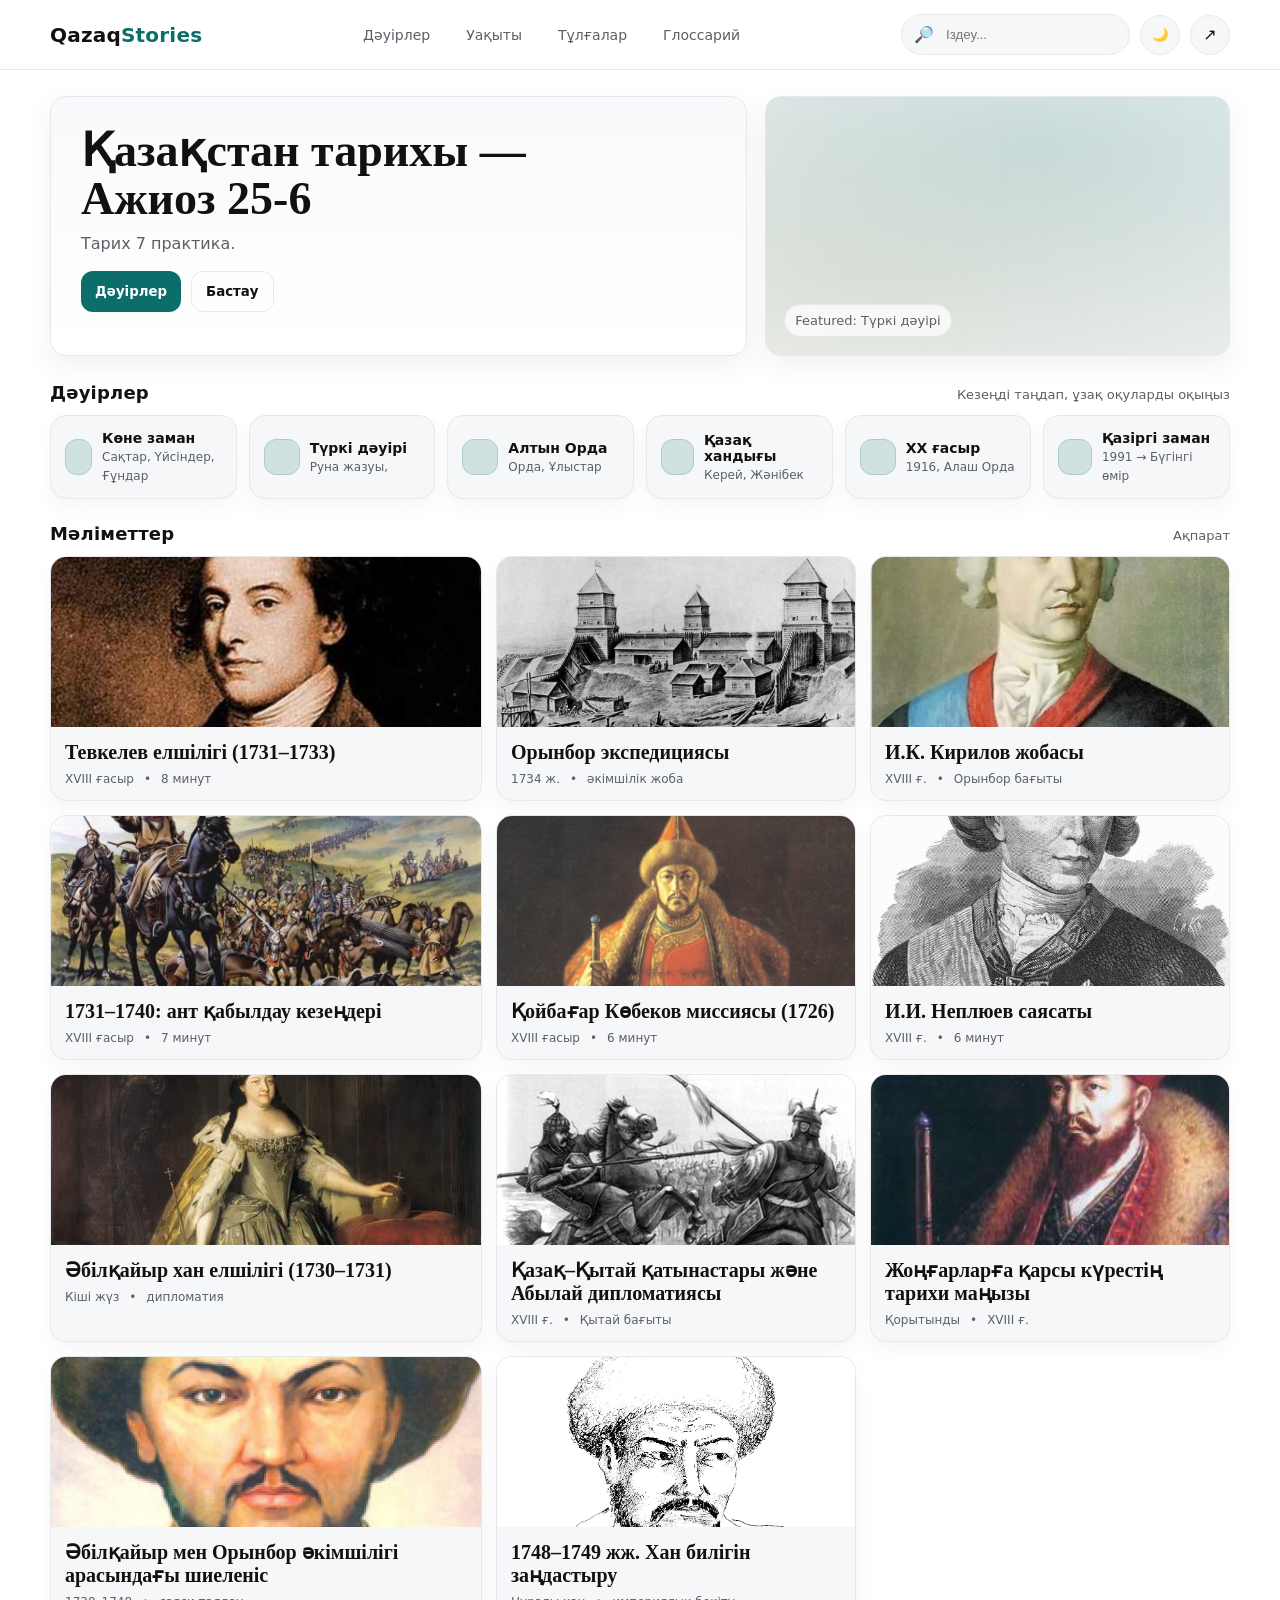
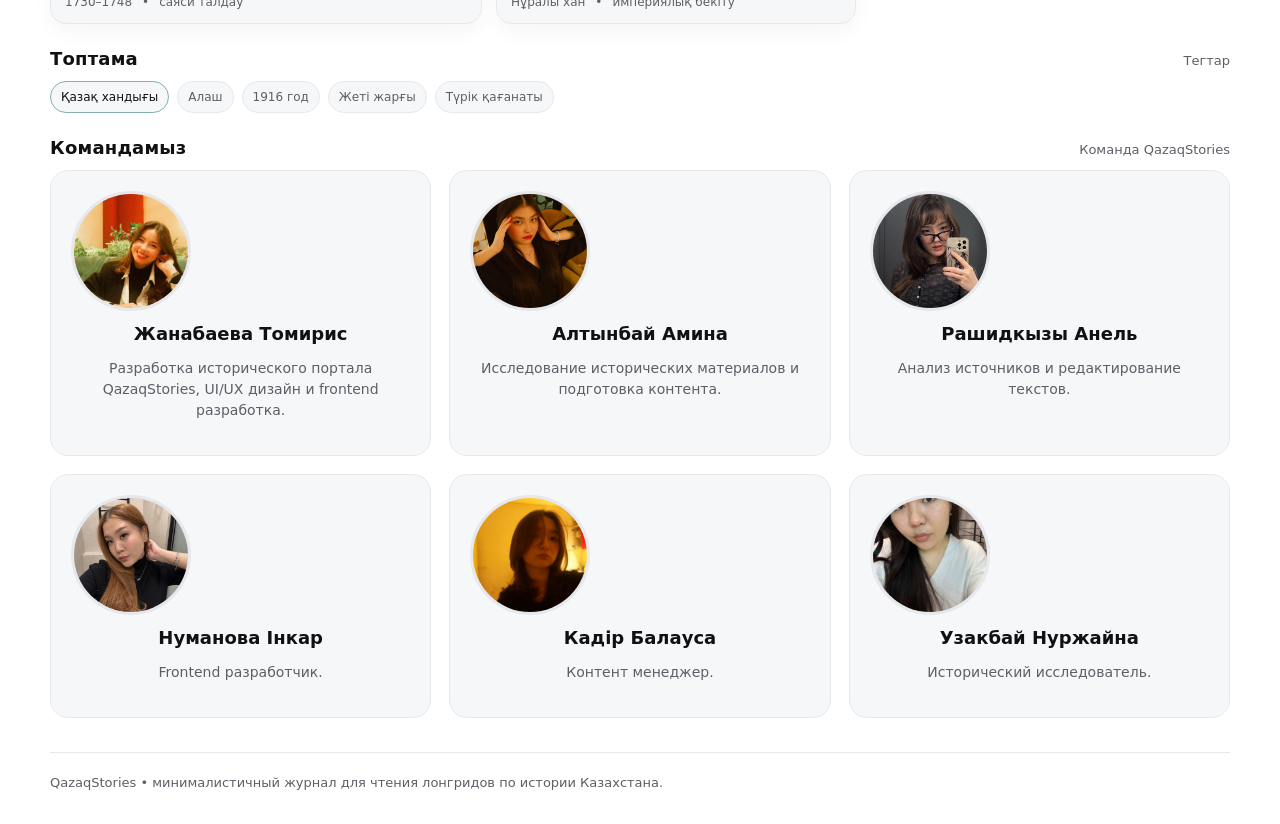
<file: index.html>
<!doctype html>
<html lang="ru" data-theme="light">
<head>
  <meta charset="utf-8" />
  <meta name="viewport" content="width=device-width, initial-scale=1" />
  <title>Qazaq Stories</title>
  <link rel="stylesheet" href="styles.css" />
</head>
<body>

<header class="nav">
  <div class="container nav-inner">
    <a class="brand" href="index.html">Qazaq<span>Stories</span></a>

    <nav class="nav-links">
      <a href="#">Дәуірлер</a>
      <a href="#">Уақыты</a>
      <a href="#">Тұлғалар</a>
      <a href="#">Глоссарий</a>
    </nav>

    <div class="nav-actions">
      <div class="search" title="Іздеу">
        🔎 <input placeholder="Іздеу..." />
      </div>
      <button class="icon-btn" data-theme-toggle title="Тёмный режим">🌙</button>
      <a class="icon-btn" href="article.html" title="Мысал ашу">↗</a>
    </div>
  </div>
</header>

<main class="container">
  <section class="hero">
    <div class="hero-card">
      <div class="hero-text">
        <h1 class="hero-title">Қазақстан тарихы —<br/>Ажиоз 25-6</h1>
        <p class="hero-sub">Тарих 7 практика.</p>
        <div class="hero-actions">
          <button class="btn">Дәуірлер</button>
          <button class="btn secondary">Бастау</button>
        </div>
      </div>
    </div>

    <div class="hero-card hero-media">
      <div class="tag">Featured: Түркі дәуірі</div>
    </div>
  </section>

  <section class="section">
    <div class="section-title">
      <h2>Дәуірлер</h2>
      <p>Кезеңді таңдап, ұзақ оқуларды оқыңыз</p>
    </div>

    <div class="grid-epochs">
      <div class="card epoch">
        <div class="epoch-badge"></div>
        <div><strong>Көне заман</strong><span>Сақтар, Үйсіндер, Ғұндар</span></div>
      </div>
      <div class="card epoch">
        <div class="epoch-badge"></div>
        <div><strong>Түркі дәуірі</strong><span>Руна жазуы,</span></div>
      </div>
      <div class="card epoch">
        <div class="epoch-badge"></div>
        <div><strong>Алтын Орда</strong><span>Орда, Ұлыстар</span></div>
      </div>
      <div class="card epoch">
        <div class="epoch-badge"></div>
        <div><strong>Қазақ хандығы</strong><span>Керей, Жәнібек</span></div>
      </div>
      <div class="card epoch">
        <div class="epoch-badge"></div>
        <div><strong>ХХ ғасыр</strong><span>1916, Алаш Орда</span></div>
      </div>
      <div class="card epoch">
        <div class="epoch-badge"></div>
        <div><strong>Қазіргі заман</strong><span>1991 → Бүгінгі өмір</span></div>
      </div>
    </div>
  </section>

  <section class="section">
    <div class="section-title">
      <h2>Мәліметтер</h2>
      <p>Ақпарат</p>
    </div>

    <div class="cards-row">
      <a class="card post" href="tevkelev.html">
      <div class="post-cover cover-tevkelev"></div>
      <div class="post-body">
    <h3>Тевкелев елшілігі (1731–1733)</h3>
    <div class="meta"><span>XVIII ғасыр</span><span>•</span><span>8 минут</span></div>
  </div>
</a>
  <a class="card post" href="orendburg-expedition.html">
  <div class="post-cover cover-orendburg"></div>
  <div class="post-body">
    <h3>Орынбор экспедициясы</h3>
    <div class="meta"><span>1734 ж.</span><span>•</span><span>әкімшілік жоба</span></div>
  </div>
</a>
<a class="card post" href="kirillov-project.html">
  <div class="post-cover cover-kirillov"></div>
  <div class="post-body">
    <h3>И.К. Кирилов жобасы</h3>
    <div class="meta"><span>XVIII ғ.</span><span>•</span><span>Орынбор бағыты</span></div>
  </div>
</a>
      <a class="card post" href="oath-1731-1740.html">
  <div class="post-cover cover-oath"></div>
  <div class="post-body">
    <h3>1731–1740: ант қабылдау кезеңдері</h3>
    <div class="meta"><span>XVIII ғасыр</span><span>•</span><span>7 минут</span></div>
  </div>
</a>

      <a class="card post" href="koybagar.html">
  <div class="post-cover cover-koybagar"></div>
  <div class="post-body">
    <h3>Қойбағар Көбеков миссиясы (1726)</h3>
    <div class="meta"><span>XVIII ғасыр</span><span>•</span><span>6 минут</span></div>
  </div>
</a>
<a class="card post" href="neplyuev.html">
  <div class="post-cover cover-neplyuev"></div>
  <div class="post-body">
    <h3>И.И. Неплюев саясаты</h3>
    <div class="meta"><span>XVIII ғ.</span><span>•</span><span>6 минут</span></div>
  </div>
</a>
<a class="card post" href="abilkhair-embassy-1730.html">
  <div class="post-cover cover-abilkhair"></div>
  <div class="post-body">
    <h3>Әбілқайыр хан елшілігі (1730–1731)</h3>
    <div class="meta"><span>Кіші жүз</span><span>•</span><span>дипломатия</span></div>
  </div>
</a>
<a class="card post" href="kazakh-china-relations.html">
  <div class="post-cover cover-china"></div>
  <div class="post-body">
    <h3>Қазақ–Қытай қатынастары және Абылай дипломатиясы</h3>
    <div class="meta"><span>XVIII ғ.</span><span>•</span><span>Қытай бағыты</span></div>
  </div>
</a>
<a class="card post" href="kazakh-state-survival-xviii.html">
  <div class="post-cover cover-state"></div>
  <div class="post-body">
    <h3>Жоңғарларға қарсы күрестің тарихи маңызы</h3>
    <div class="meta"><span>Қорытынды</span><span>•</span><span>XVIII ғ.</span></div>
  </div>
</a>

<a class="card post" href="abilkhair-orendburg-relations.html">
  <div class="post-cover cover-kai"></div>
  <div class="post-body">
    <h3>Әбілқайыр мен Орынбор әкімшілігі арасындағы шиеленіс</h3>
    <div class="meta"><span>1730–1748</span><span>•</span><span>саяси талдау</span></div>
  </div>
</a>
<a class="card post" href="han-bilik-legalization-1748-1749.html">
  <div class="post-cover cover-nura"></div>
  <div class="post-body">
    <h3>1748–1749 жж. Хан билігін заңдастыру</h3>
    <div class="meta"><span>Нұралы хан</span><span>•</span><span>империялық бекіту</span></div>
  </div>
</a>
    </div>
  </section>

  <section class="section">
    <div class="section-title">
      <h2>Топтама</h2>
      <p>Тегтар</p>
    </div>
    <div class="chips">
      <span class="chip active">Қазақ хандығы</span>
      <span class="chip">Алаш</span>
      <span class="chip">1916 год</span>
      <span class="chip">Жеті жарғы</span>
      <span class="chip">Түрік қағанаты</span>
    </div>
  </section>
<section class="section">
  <div class="section-title">
    <h2>Командамыз</h2>
    <p>Команда QazaqStories</p>
  </div>

  <div class="dev-team">

    <!-- Developer 1 -->
    <div class="dev-card">
      <img src="./images/tomi.jpg" alt="Developer">
      <h3>Жанабаева Томирис</h3>
      <p>
        Разработка исторического портала QazaqStories,
        UI/UX дизайн и frontend разработка.
      </p>
    </div>

    <!-- Developer 2 -->
    <div class="dev-card">
      <img src="./images/am.jpeg" alt="Developer">
      <h3>Алтынбай Амина</h3>
      <p>
        Исследование исторических материалов и подготовка контента.
      </p>
    </div>

    <!-- Developer 3 -->
    <div class="dev-card">
      <img src="./images/Anel.jpeg" alt="Developer">
      <h3>Рашидкызы Анель</h3>
      <p>
        Анализ источников и редактирование текстов.
      </p>
    </div>
    <!-- Developer 4 -->
<div class="dev-card">
  <img src="./images/ink.jpeg">
  <h3>Нуманова Інкар</h3>
  <p>Frontend разработчик.</p>
</div>

<!-- Developer 5 -->
<div class="dev-card">
  <img src="./images/b.jpeg">
  <h3>Кадір Балауса</h3>
  <p>Контент менеджер.</p>
</div>

<!-- Developer 6 -->
<div class="dev-card">
  <img src="./images/nur.jpeg">
  <h3>Узакбай Нуржайна</h3>
  <p>Исторический исследователь.</p>
</div>

  </div>
</section>
  <footer class="footer">
    QazaqStories • минималистичный журнал для чтения лонгридов по истории Казахстана.
  </footer>
</main>

<script src="app.js"></script>
</body>
</html>
</file>
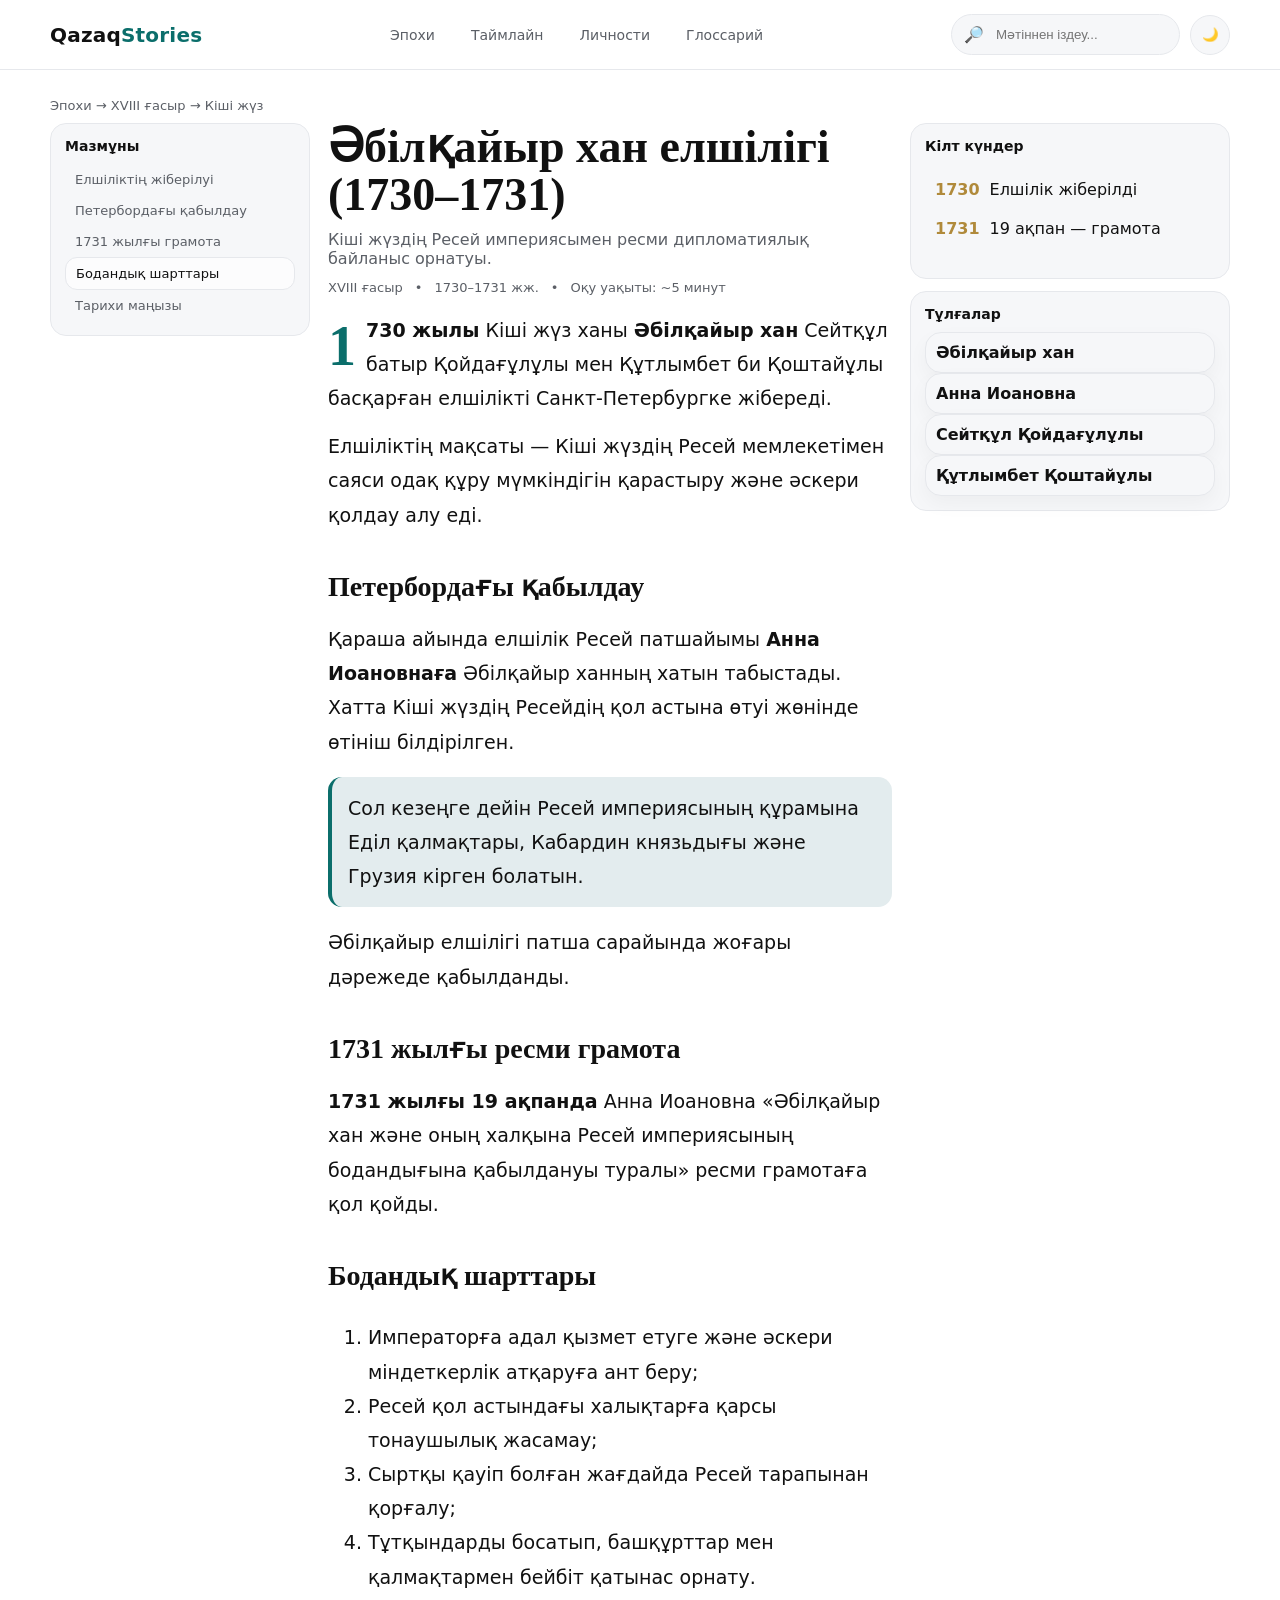
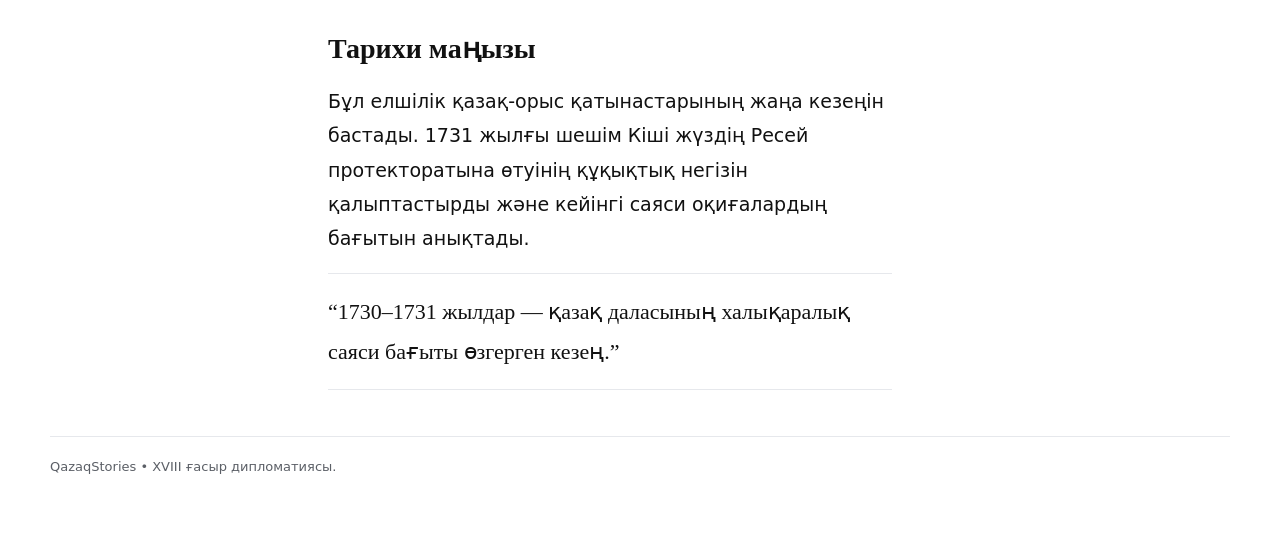
<file: abilkhair-embassy-1730.html>
<!doctype html>
<html lang="kk" data-theme="light">
<head>
  <meta charset="utf-8" />
  <meta name="viewport" content="width=device-width, initial-scale=1" />
  <title>Әбілқайыр хан елшілігі (1730–1731) — Qazaq Stories</title>
  <link rel="stylesheet" href="./styles.css" />
</head>
<body>

<div class="progress"></div>

<header class="nav">
  <div class="container nav-inner">
    <a class="brand" href="./index.html">Qazaq<span>Stories</span></a>

    <nav class="nav-links">
      <a href="./index.html">Эпохи</a>
      <a href="#">Таймлайн</a>
      <a href="#">Личности</a>
      <a href="#">Глоссарий</a>
    </nav>

    <div class="nav-actions">
      <div class="search">
        🔎 <input placeholder="Мәтіннен іздеу..." />
      </div>
      <button class="icon-btn" data-theme-toggle>🌙</button>
    </div>
  </div>
</header>

<main class="container reader">

  <div class="breadcrumb">Эпохи → XVIII ғасыр → Кіші жүз</div>

  <div class="reader-grid">

    <!-- TOC -->
    <aside class="toc panel" data-toc>
      <h4>Мазмұны</h4>
      <a href="#mission">Елшіліктің жіберілуі</a>
      <a href="#letter">Петербордағы қабылдау</a>
      <a href="#charter">1731 жылғы грамота</a>
      <a href="#conditions">Бодандық шарттары</a>
      <a href="#importance">Тарихи маңызы</a>
    </aside>

    <!-- ARTICLE -->
    <article>

      <header class="article-head">
        <h1>Әбілқайыр хан елшілігі (1730–1731)</h1>
        <p>Кіші жүздің Ресей империясымен ресми дипломатиялық байланыс орнатуы.</p>

        <div class="article-meta">
          <span>XVIII ғасыр</span>
          <span>•</span>
          <span>1730–1731 жж.</span>
          <span>•</span>
          <span>Оқу уақыты: ~5 минут</span>
        </div>
      </header>

      <div class="prose">

        <section id="mission" data-section>
          <p class="dropcap">
            <strong>1730 жылы</strong> Кіші жүз ханы <strong>Әбілқайыр хан</strong>
            Сейтқұл батыр Қойдағұлұлы мен Құтлымбет би Қоштайұлы
            басқарған елшілікті Санкт-Петербургке жібереді.
          </p>

          <p>
            Елшіліктің мақсаты — Кіші жүздің Ресей мемлекетімен
            саяси одақ құру мүмкіндігін қарастыру және әскери
            қолдау алу еді.
          </p>
        </section>

        <section id="letter" data-section>
          <h2>Петербордағы қабылдау</h2>
          <p>
            Қараша айында елшілік Ресей патшайымы
            <strong>Анна Иоановнаға</strong> Әбілқайыр ханның хатын табыстады.
            Хатта Кіші жүздің Ресейдің қол астына өтуі жөнінде өтініш
            білдірілген.
          </p>

          <div class="callout">
            Сол кезеңге дейін Ресей империясының құрамына
            Еділ қалмақтары, Кабардин князьдығы және Грузия кірген болатын.
          </div>

          <p>
            Әбілқайыр елшілігі патша сарайында жоғары дәрежеде қабылданды.
          </p>
        </section>

        <section id="charter" data-section>
          <h2>1731 жылғы ресми грамота</h2>
          <p>
            <strong>1731 жылғы 19 ақпанда</strong> Анна Иоановна
            «Әбілқайыр хан және оның халқына Ресей империясының
            бодандығына қабылдануы туралы» ресми грамотаға қол қойды.
          </p>
        </section>

        <section id="conditions" data-section>
          <h2>Бодандық шарттары</h2>

          <ol>
            <li>Императорға адал қызмет етуге және әскери міндеткерлік атқаруға ант беру;</li>
            <li>Ресей қол астындағы халықтарға қарсы тонаушылық жасамау;</li>
            <li>Сыртқы қауіп болған жағдайда Ресей тарапынан қорғалу;</li>
            <li>Тұтқындарды босатып, башқұрттар мен қалмақтармен бейбіт қатынас орнату.</li>
          </ol>

        </section>

        <section id="importance" data-section>
          <h2>Тарихи маңызы</h2>
          <p>
            Бұл елшілік қазақ-орыс қатынастарының жаңа кезеңін бастады.
            1731 жылғы шешім Кіші жүздің Ресей протекторатына өтуінің
            құқықтық негізін қалыптастырды және кейінгі саяси оқиғалардың
            бағытын анықтады.
          </p>

          <div class="quote">
            “1730–1731 жылдар — қазақ даласының халықаралық саяси бағыты өзгерген кезең.”
          </div>
        </section>

      </div>
    </article>

    <!-- ASIDE -->
    <aside class="aside">

      <div class="panel">
        <h4>Кілт күндер</h4>
        <ul class="keydates" style="list-style:none;padding:0;">
          <li><span class="badge-year">1730</span> Елшілік жіберілді</li>
          <li><span class="badge-year">1731</span> 19 ақпан — грамота</li>
        </ul>
      </div>

      <div class="panel" style="margin-top:12px;">
        <h4>Тұлғалар</h4>
        <div class="card" style="padding:10px;">
          <strong>Әбілқайыр хан</strong>
        </div>
        <div class="card" style="padding:10px;">
          <strong>Анна Иоановна</strong>
        </div>
        <div class="card" style="padding:10px;">
          <strong>Сейтқұл Қойдағұлұлы</strong>
        </div>
        <div class="card" style="padding:10px;">
          <strong>Құтлымбет Қоштайұлы</strong>
        </div>
      </div>

    </aside>

  </div>

  <footer class="footer">
    QazaqStories • XVIII ғасыр дипломатиясы.
  </footer>

</main>

<script src="./app.js"></script>
</body>
</html>
</file>
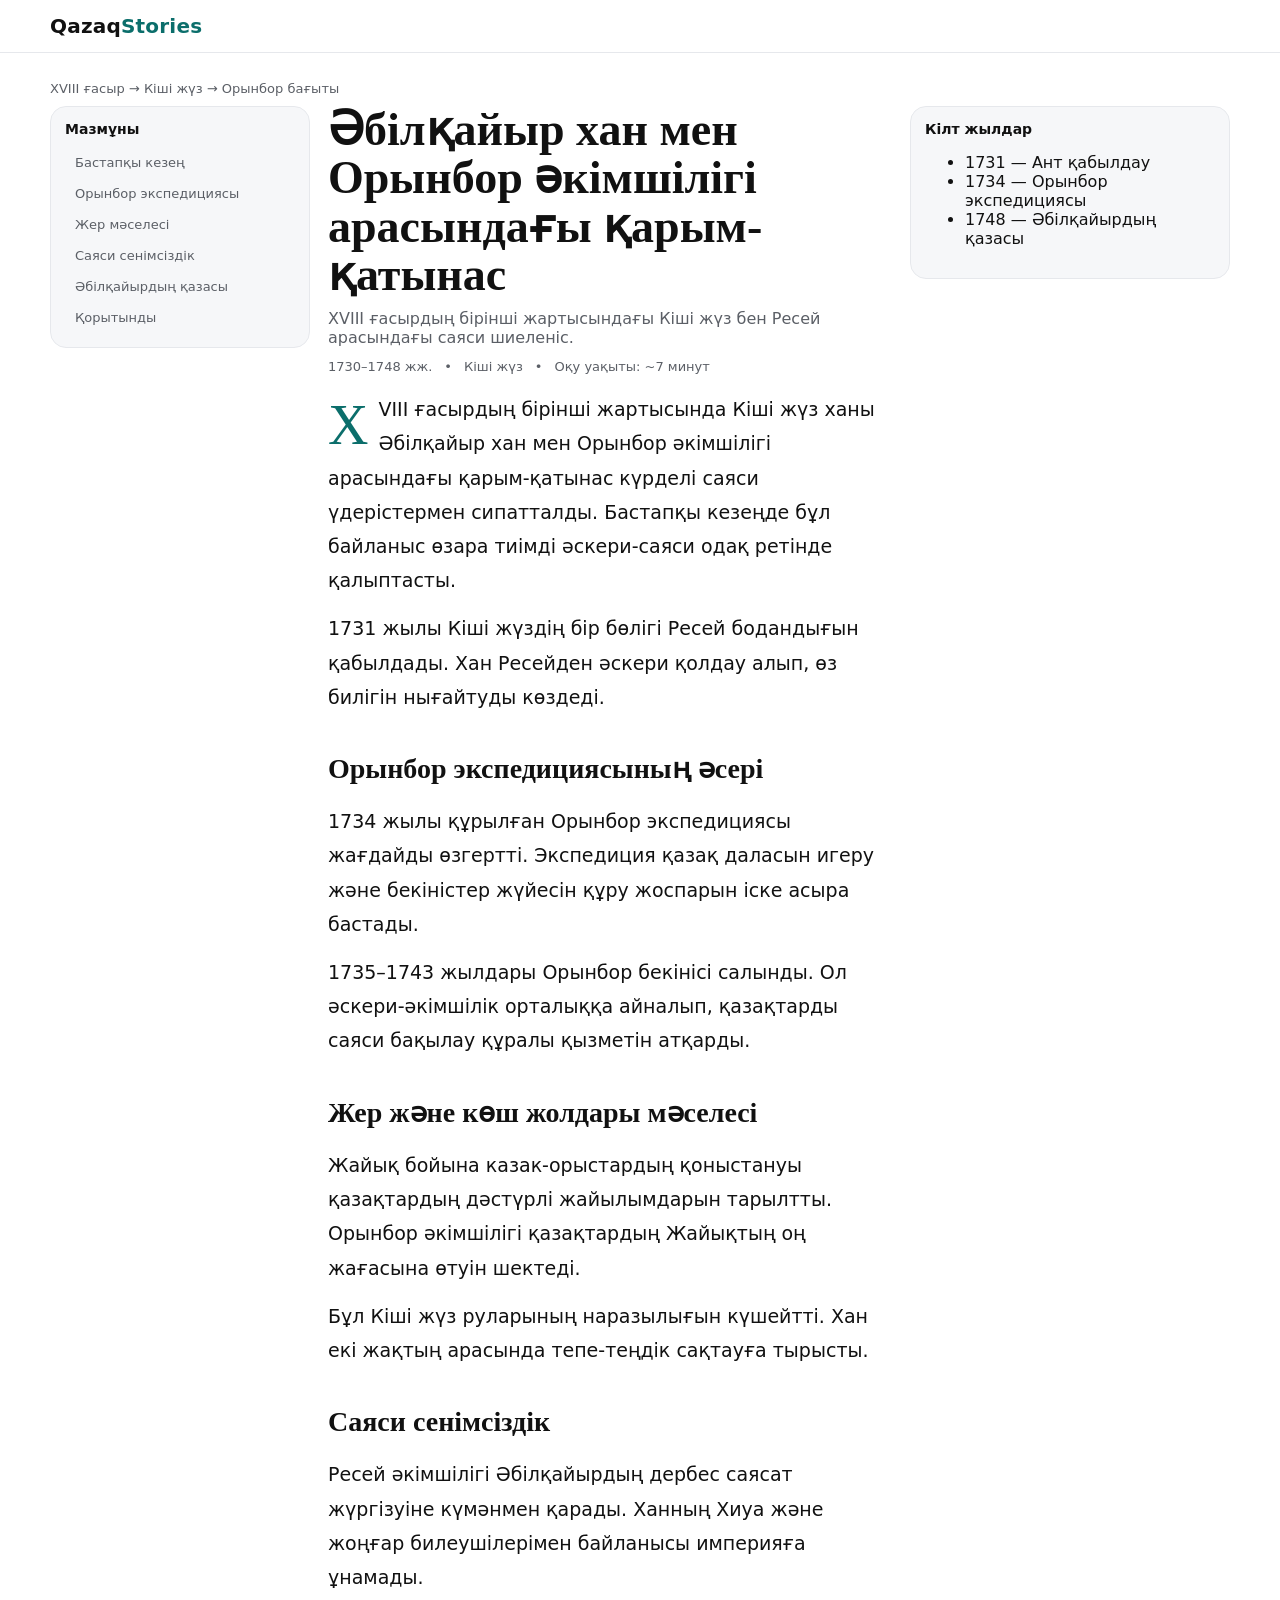
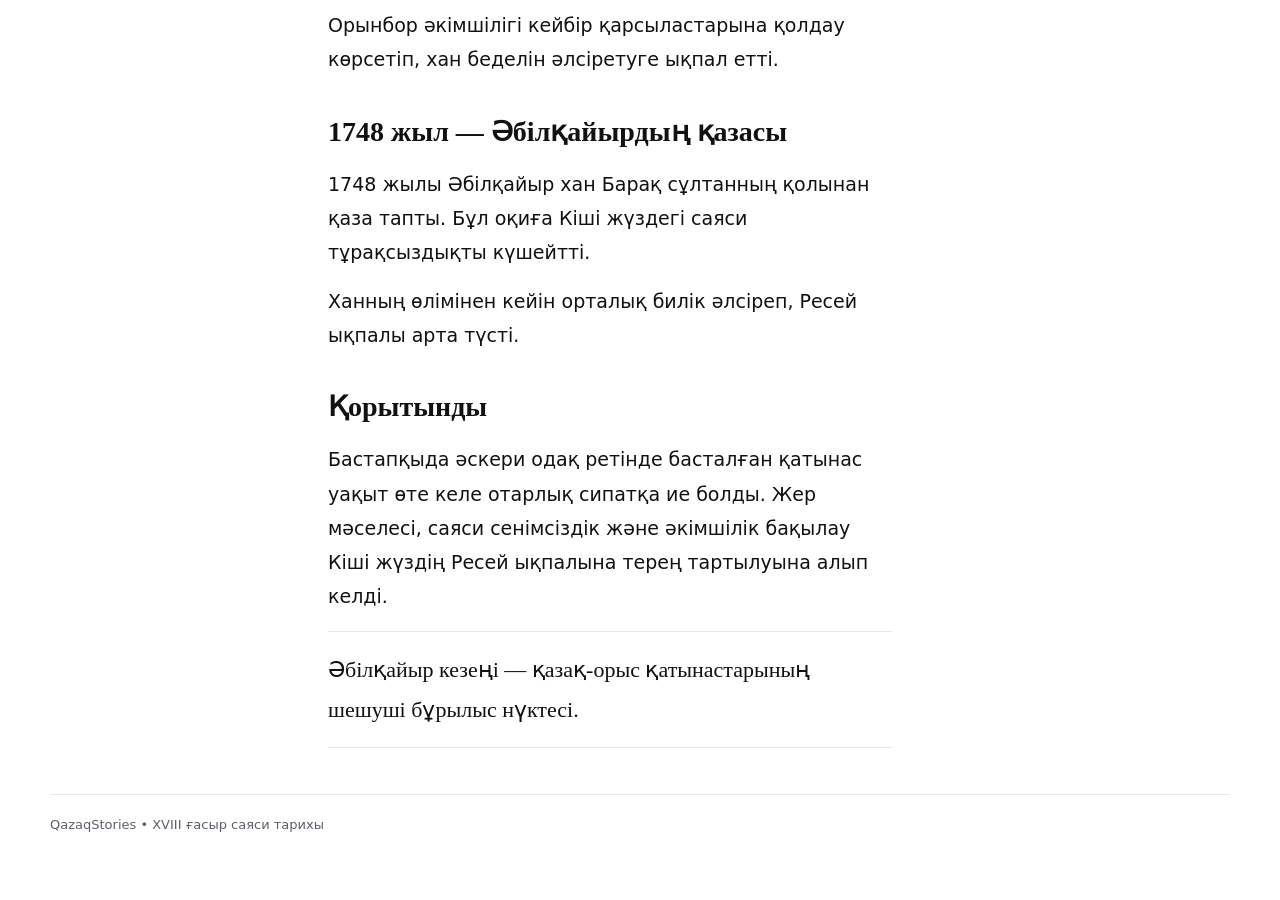
<file: abilkhair-orendburg-relations.html>
<!doctype html>
<html lang="kk" data-theme="light">
<head>
<meta charset="utf-8"/>
<meta name="viewport" content="width=device-width,initial-scale=1"/>
<title>Әбілқайыр хан мен Орынбор әкімшілігі арасындағы қарым-қатынас</title>
<link rel="stylesheet" href="./styles.css"/>
</head>

<body>

<div class="progress"></div>

<header class="nav">
<div class="container nav-inner">
<a class="brand" href="./index.html">Qazaq<span>Stories</span></a>
</div>
</header>

<main class="container reader">

<div class="breadcrumb">
XVIII ғасыр → Кіші жүз → Орынбор бағыты
</div>

<div class="reader-grid">

<!-- TOC -->
<aside class="toc panel">
<h4>Мазмұны</h4>
<a href="#begin">Бастапқы кезең</a>
<a href="#expedition">Орынбор экспедициясы</a>
<a href="#land">Жер мәселесі</a>
<a href="#trust">Саяси сенімсіздік</a>
<a href="#death">Әбілқайырдың қазасы</a>
<a href="#conclusion">Қорытынды</a>
</aside>

<!-- ARTICLE -->
<article>

<header class="article-head">
<h1>
Әбілқайыр хан мен Орынбор әкімшілігі арасындағы қарым-қатынас
</h1>

<p>
XVIII ғасырдың бірінші жартысындағы Кіші жүз бен Ресей арасындағы саяси шиеленіс.
</p>

<div class="article-meta">
<span>1730–1748 жж.</span>
<span>•</span>
<span>Кіші жүз</span>
<span>•</span>
<span>Оқу уақыты: ~7 минут</span>
</div>
</header>

<div class="prose">

<section id="begin">
<p class="dropcap">
XVIII ғасырдың бірінші жартысында Кіші жүз ханы Әбілқайыр хан мен
Орынбор әкімшілігі арасындағы қарым-қатынас күрделі саяси үдерістермен сипатталды.
Бастапқы кезеңде бұл байланыс өзара тиімді әскери-саяси одақ ретінде қалыптасты.
</p>

<p>
1731 жылы Кіші жүздің бір бөлігі Ресей бодандығын қабылдады.
Хан Ресейден әскери қолдау алып, өз билігін нығайтуды көздеді.
</p>
</section>

<section id="expedition">
<h2>Орынбор экспедициясының әсері</h2>

<p>
1734 жылы құрылған Орынбор экспедициясы жағдайды өзгертті.
Экспедиция қазақ даласын игеру және бекіністер жүйесін құру жоспарын іске асыра бастады.
</p>

<p>
1735–1743 жылдары Орынбор бекінісі салынды.
Ол әскери-әкімшілік орталыққа айналып, қазақтарды саяси бақылау құралы қызметін атқарды.
</p>
</section>

<section id="land">
<h2>Жер және көш жолдары мәселесі</h2>

<p>
Жайық бойына казак-орыстардың қоныстануы қазақтардың дәстүрлі жайылымдарын тарылтты.
Орынбор әкімшілігі қазақтардың Жайықтың оң жағасына өтуін шектеді.
</p>

<p>
Бұл Кіші жүз руларының наразылығын күшейтті.
Хан екі жақтың арасында тепе-теңдік сақтауға тырысты.
</p>
</section>

<section id="trust">
<h2>Саяси сенімсіздік</h2>

<p>
Ресей әкімшілігі Әбілқайырдың дербес саясат жүргізуіне күмәнмен қарады.
Ханның Хиуа және жоңғар билеушілерімен байланысы империяға ұнамады.
</p>

<p>
Орынбор әкімшілігі кейбір қарсыластарына қолдау көрсетіп,
хан беделін әлсіретуге ықпал етті.
</p>
</section>

<section id="death">
<h2>1748 жыл — Әбілқайырдың қазасы</h2>

<p>
1748 жылы Әбілқайыр хан Барақ сұлтанның қолынан қаза тапты.
Бұл оқиға Кіші жүздегі саяси тұрақсыздықты күшейтті.
</p>

<p>
Ханның өлімінен кейін орталық билік әлсіреп,
Ресей ықпалы арта түсті.
</p>
</section>

<section id="conclusion">
<h2>Қорытынды</h2>

<p>
Бастапқыда әскери одақ ретінде басталған қатынас
уақыт өте келе отарлық сипатқа ие болды.
Жер мәселесі, саяси сенімсіздік және әкімшілік бақылау
Кіші жүздің Ресей ықпалына терең тартылуына алып келді.
</p>

<div class="quote">
Әбілқайыр кезеңі — қазақ-орыс қатынастарының шешуші бұрылыс нүктесі.
</div>

</section>

</div>
</article>

<aside class="aside">
<div class="panel">
<h4>Кілт жылдар</h4>
<ul>
<li>1731 — Ант қабылдау</li>
<li>1734 — Орынбор экспедициясы</li>
<li>1748 — Әбілқайырдың қазасы</li>
</ul>
</div>
</aside>

</div>

<footer class="footer">
QazaqStories • XVIII ғасыр саяси тарихы
</footer>

</main>

</body>
</html>
</file>
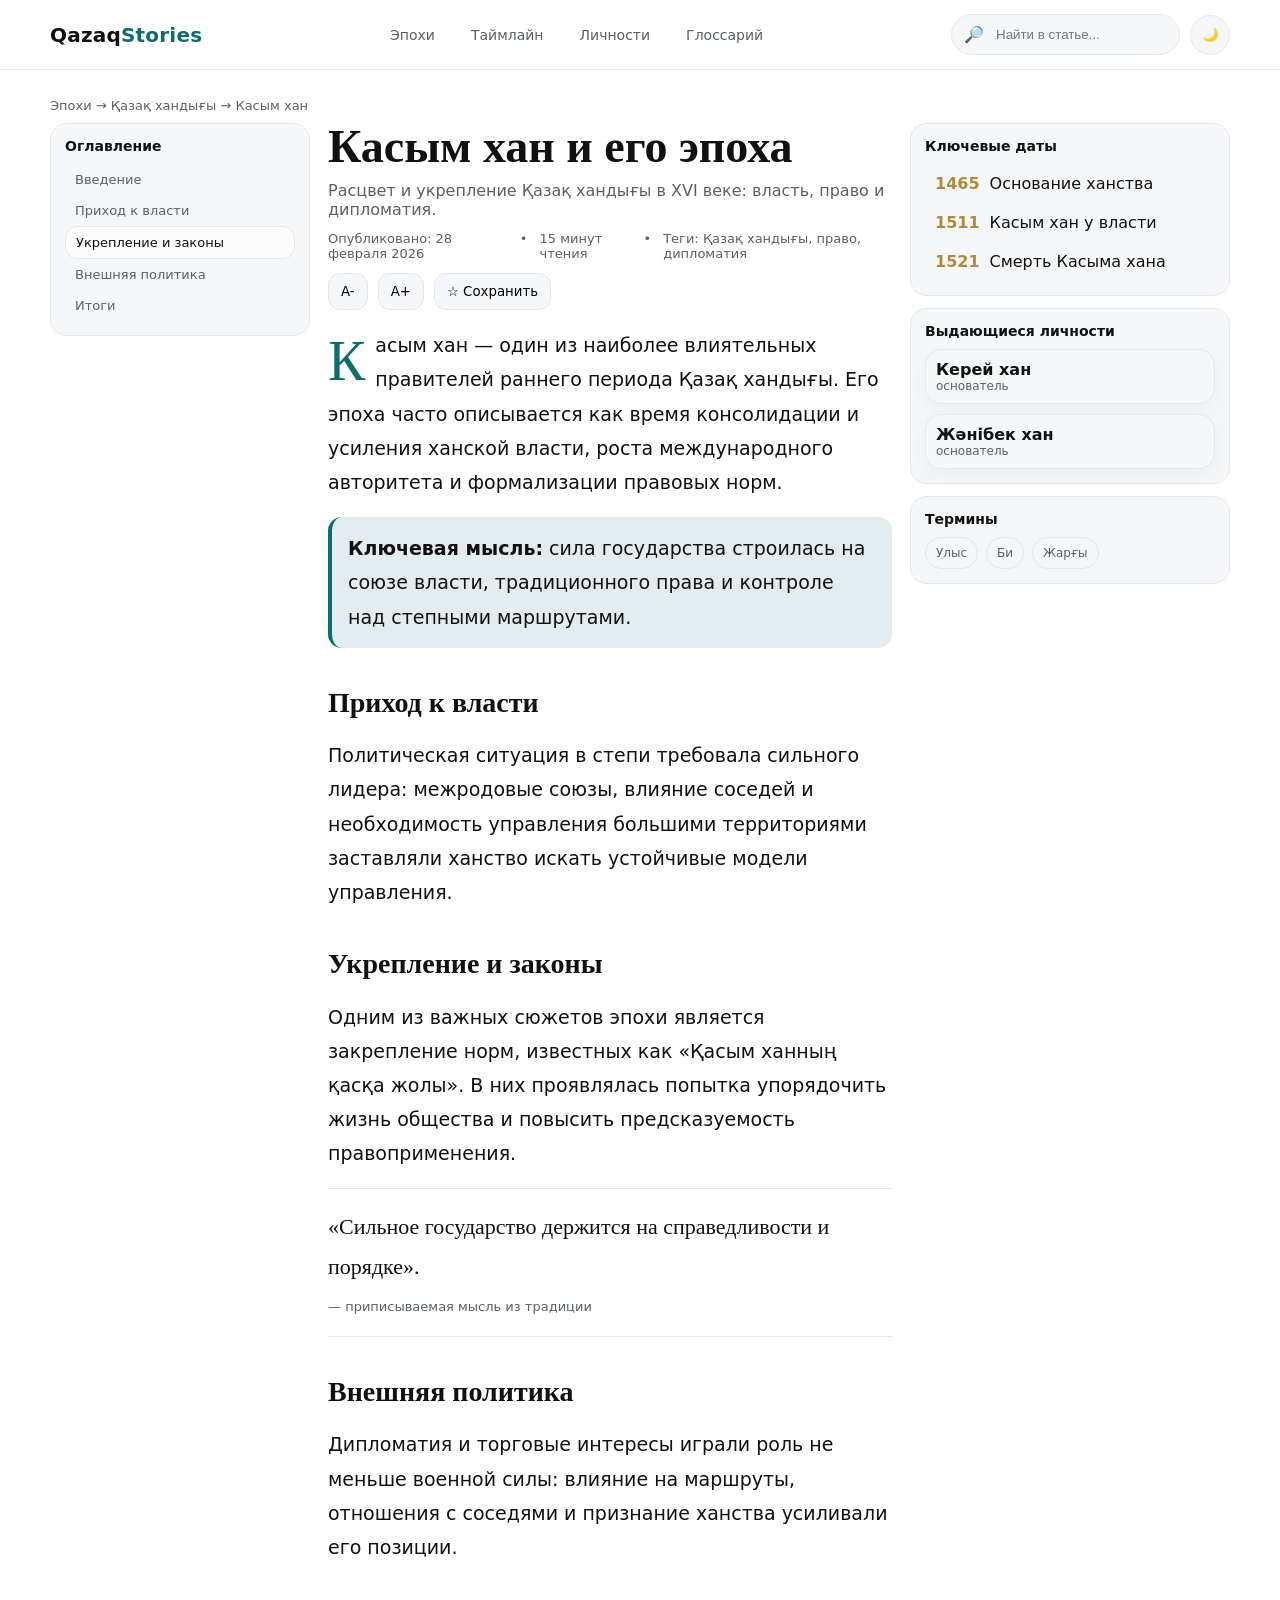
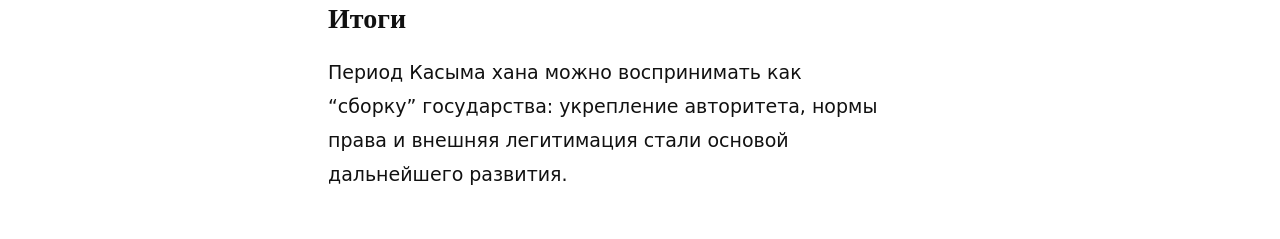
<file: article.html>
<!doctype html>
<html lang="ru" data-theme="light">
<head>
  <meta charset="utf-8" />
  <meta name="viewport" content="width=device-width, initial-scale=1" />
  <title>Касым хан и его эпоха — Qazaq Stories</title>
  <link rel="stylesheet" href="styles.css" />
</head>
<body>

<div class="progress"></div>

<header class="nav">
  <div class="container nav-inner">
    <a class="brand" href="index.html">Qazaq<span>Stories</span></a>

    <nav class="nav-links">
      <a href="index.html">Эпохи</a>
      <a href="#">Таймлайн</a>
      <a href="#">Личности</a>
      <a href="#">Глоссарий</a>
    </nav>

    <div class="nav-actions">
      <div class="search">
        🔎 <input placeholder="Найти в статье..." />
      </div>
      <button class="icon-btn" data-theme-toggle title="Тёмный режим">🌙</button>
    </div>
  </div>
</header>

<main class="container reader">
  <div class="breadcrumb">Эпохи → Қазақ хандығы → Касым хан</div>

  <div class="reader-grid">
    <!-- TOC -->
    <aside class="toc panel" data-toc>
      <h4>Оглавление</h4>
      <a href="#intro">Введение</a>
      <a href="#rise">Приход к власти</a>
      <a href="#reforms">Укрепление и законы</a>
      <a href="#foreign">Внешняя политика</a>
      <a href="#summary">Итоги</a>
    </aside>

    <!-- Article -->
    <article>
      <header class="article-head">
        <h1>Касым хан и его эпоха</h1>
        <p>Расцвет и укрепление Қазақ хандығы в XVI веке: власть, право и дипломатия.</p>
        <div class="article-meta">
          <span>Опубликовано: 28 февраля 2026</span>
          <span>•</span>
          <span>15 минут чтения</span>
          <span>•</span>
          <span>Теги: Қазақ хандығы, право, дипломатия</span>
        </div>

        <div class="reader-tools">
          <button class="small-btn" data-font-minus>A-</button>
          <button class="small-btn" data-font-plus>A+</button>
          <button class="small-btn">☆ Сохранить</button>
        </div>
      </header>

      <div class="prose">
        <section id="intro" data-section>
          <p class="dropcap">
            Касым хан — один из наиболее влиятельных правителей раннего периода Қазақ хандығы. Его эпоха часто описывается как время консолидации и усиления ханской власти, роста международного авторитета и формализации правовых норм.
          </p>

          <div class="callout">
            <strong>Ключевая мысль:</strong> сила государства строилась на союзе власти, традиционного права и контроле над степными маршрутами.
          </div>
        </section>

        <section id="rise" data-section>
          <h2>Приход к власти</h2>
          <p>
            Политическая ситуация в степи требовала сильного лидера: межродовые союзы, влияние соседей и необходимость управления большими территориями заставляли ханство искать устойчивые модели управления.
          </p>
        </section>

        <section id="reforms" data-section>
          <h2>Укрепление и законы</h2>
          <p>
            Одним из важных сюжетов эпохи является закрепление норм, известных как «Қасым ханның қасқа жолы». В них проявлялась попытка упорядочить жизнь общества и повысить предсказуемость правоприменения.
          </p>

          <div class="quote">
            «Сильное государство держится на справедливости и порядке».
            <small>— приписываемая мысль из традиции</small>
          </div>
        </section>

        <section id="foreign" data-section>
          <h2>Внешняя политика</h2>
          <p>
            Дипломатия и торговые интересы играли роль не меньше военной силы: влияние на маршруты, отношения с соседями и признание ханства усиливали его позиции.
          </p>
        </section>

        <section id="summary" data-section>
          <h2>Итоги</h2>
          <p>
            Период Касыма хана можно воспринимать как “сборку” государства: укрепление авторитета, нормы права и внешняя легитимация стали основой дальнейшего развития.
          </p>
        </section>
      </div>
    </article>

    <!-- Aside -->
    <aside class="aside">
      <div class="panel">
        <h4>Ключевые даты</h4>
        <ul class="keydates" style="list-style:none; padding:0; margin:0;">
          <li><span class="badge-year">1465</span><span>Основание ханства</span></li>
          <li><span class="badge-year">1511</span><span>Касым хан у власти</span></li>
          <li><span class="badge-year">1521</span><span>Смерть Касыма хана</span></li>
        </ul>
      </div>

      <div class="panel" style="margin-top:12px;">
        <h4>Выдающиеся личности</h4>
        <div style="display:grid; gap:10px;">
          <div class="card" style="padding:10px;">
            <strong>Керей хан</strong><div style="color:var(--muted); font-size:12px;">основатель</div>
          </div>
          <div class="card" style="padding:10px;">
            <strong>Жәнібек хан</strong><div style="color:var(--muted); font-size:12px;">основатель</div>
          </div>
        </div>
      </div>

      <div class="panel" style="margin-top:12px;">
        <h4>Термины</h4>
        <div class="chips">
          <span class="chip">Улыс</span>
          <span class="chip">Би</span>
          <span class="chip">Жарғы</span>
        </div>
      </div>
    </aside>
  </div>
</main>

<script src="app.js"></script>
</body>
</html>
</file>
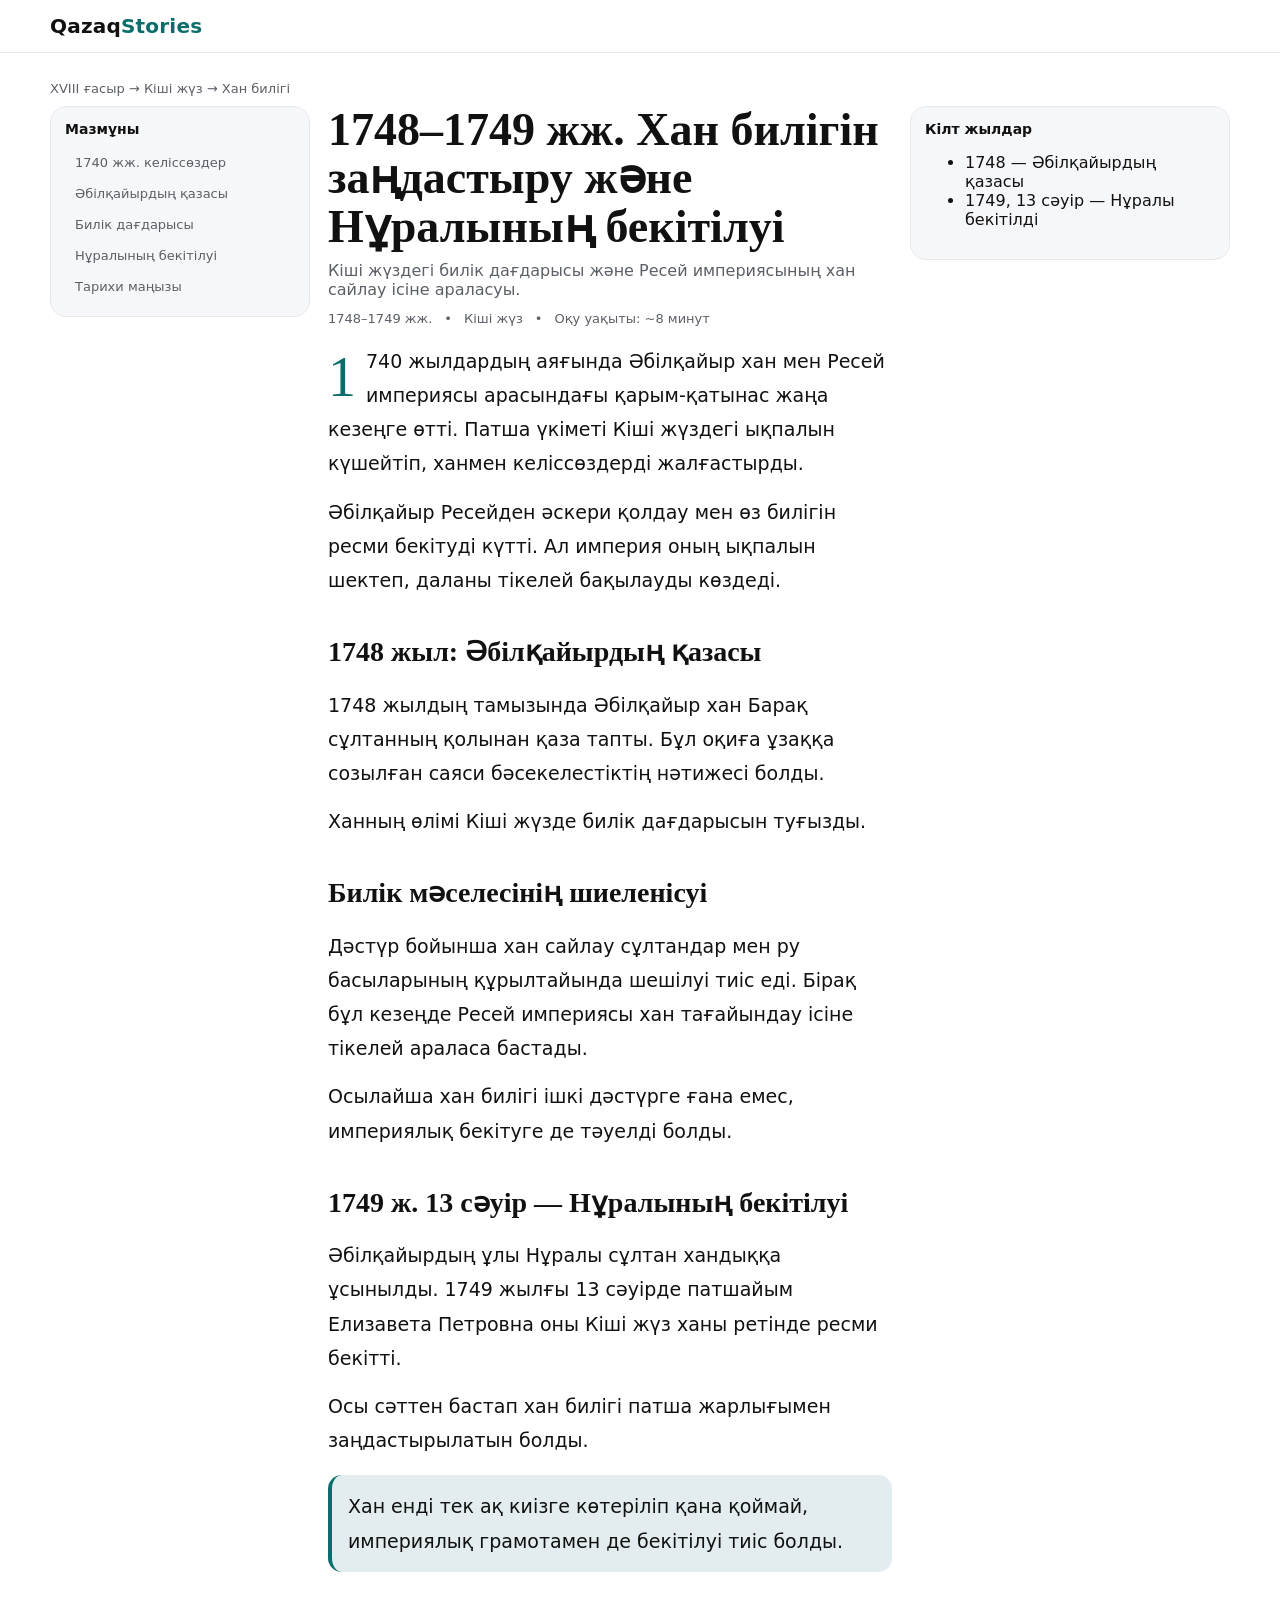
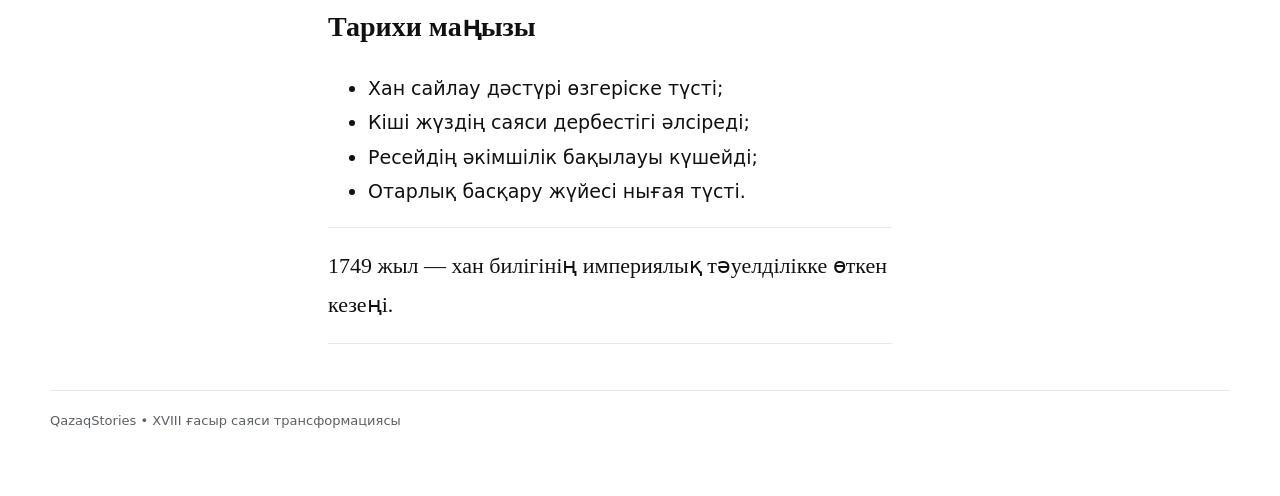
<file: han-bilik-legalization-1748-1749.html>
<!doctype html>
<html lang="kk" data-theme="light">
<head>
<meta charset="utf-8"/>
<meta name="viewport" content="width=device-width,initial-scale=1"/>
<title>1748–1749 жж. Хан билігін заңдастыру және Нұралының бекітілуі</title>
<link rel="stylesheet" href="./styles.css"/>
</head>

<body>

<div class="progress"></div>

<header class="nav">
<div class="container nav-inner">
<a class="brand" href="./index.html">Qazaq<span>Stories</span></a>
</div>
</header>

<main class="container reader">

<div class="breadcrumb">
XVIII ғасыр → Кіші жүз → Хан билігі
</div>

<div class="reader-grid">

<!-- TOC -->
<aside class="toc panel">
<h4>Мазмұны</h4>
<a href="#negotiations">1740 жж. келіссөздер</a>
<a href="#death">Әбілқайырдың қазасы</a>
<a href="#power">Билік дағдарысы</a>
<a href="#nurali">Нұралының бекітілуі</a>
<a href="#result">Тарихи маңызы</a>
</aside>

<!-- ARTICLE -->
<article>

<header class="article-head">
<h1>1748–1749 жж. Хан билігін заңдастыру және Нұралының бекітілуі</h1>

<p>
Кіші жүздегі билік дағдарысы және Ресей империясының хан сайлау ісіне араласуы.
</p>

<div class="article-meta">
<span>1748–1749 жж.</span>
<span>•</span>
<span>Кіші жүз</span>
<span>•</span>
<span>Оқу уақыты: ~8 минут</span>
</div>
</header>

<div class="prose">

<section id="negotiations">
<p class="dropcap">
1740 жылдардың аяғында Әбілқайыр хан мен Ресей империясы арасындағы
қарым-қатынас жаңа кезеңге өтті. Патша үкіметі Кіші жүздегі
ықпалын күшейтіп, ханмен келіссөздерді жалғастырды.
</p>

<p>
Әбілқайыр Ресейден әскери қолдау мен өз билігін ресми бекітуді күтті.
Ал империя оның ықпалын шектеп, даланы тікелей бақылауды көздеді.
</p>
</section>

<section id="death">
<h2>1748 жыл: Әбілқайырдың қазасы</h2>

<p>
1748 жылдың тамызында Әбілқайыр хан Барақ сұлтанның қолынан қаза тапты.
Бұл оқиға ұзаққа созылған саяси бәсекелестіктің нәтижесі болды.
</p>

<p>
Ханның өлімі Кіші жүзде билік дағдарысын туғызды.
</p>
</section>

<section id="power">
<h2>Билік мәселесінің шиеленісуі</h2>

<p>
Дәстүр бойынша хан сайлау сұлтандар мен ру басыларының
құрылтайында шешілуі тиіс еді. Бірақ бұл кезеңде Ресей
империясы хан тағайындау ісіне тікелей араласа бастады.
</p>

<p>
Осылайша хан билігі ішкі дәстүрге ғана емес,
империялық бекітуге де тәуелді болды.
</p>
</section>

<section id="nurali">
<h2>1749 ж. 13 сәуір — Нұралының бекітілуі</h2>

<p>
Әбілқайырдың ұлы Нұралы сұлтан хандыққа ұсынылды.
1749 жылғы 13 сәуірде патшайым Елизавета Петровна
оны Кіші жүз ханы ретінде ресми бекітті.
</p>

<p>
Осы сәттен бастап хан билігі патша жарлығымен заңдастырылатын болды.
</p>

<div class="callout">
Хан енді тек ақ киізге көтеріліп қана қоймай,
империялық грамотамен де бекітілуі тиіс болды.
</div>

</section>

<section id="result">
<h2>Тарихи маңызы</h2>

<ul>
<li>Хан сайлау дәстүрі өзгеріске түсті;</li>
<li>Кіші жүздің саяси дербестігі әлсіреді;</li>
<li>Ресейдің әкімшілік бақылауы күшейді;</li>
<li>Отарлық басқару жүйесі нығая түсті.</li>
</ul>

<div class="quote">
1749 жыл — хан билігінің империялық тәуелділікке өткен кезеңі.
</div>

</section>

</div>
</article>

<aside class="aside">
<div class="panel">
<h4>Кілт жылдар</h4>
<ul>
<li>1748 — Әбілқайырдың қазасы</li>
<li>1749, 13 сәуір — Нұралы бекітілді</li>
</ul>
</div>
</aside>

</div>

<footer class="footer">
QazaqStories • XVIII ғасыр саяси трансформациясы
</footer>

</main>

</body>
</html>
</file>
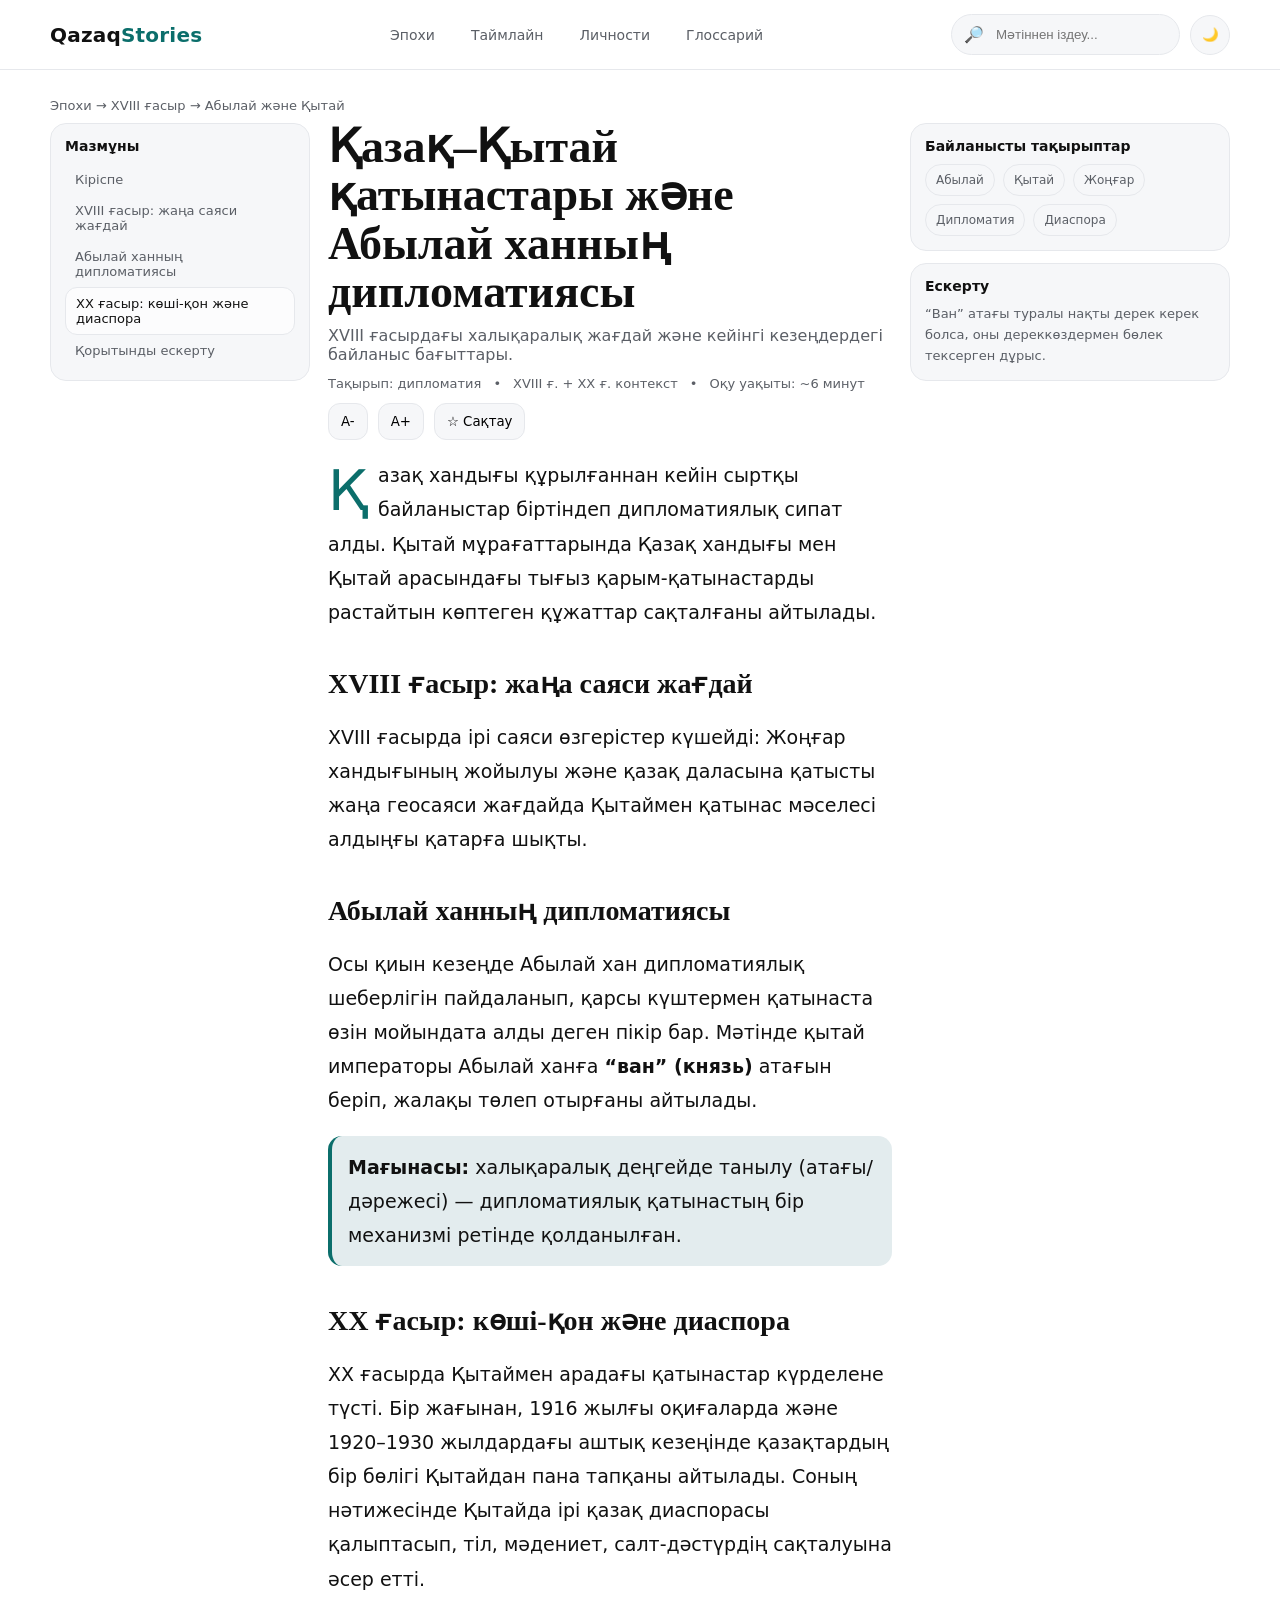
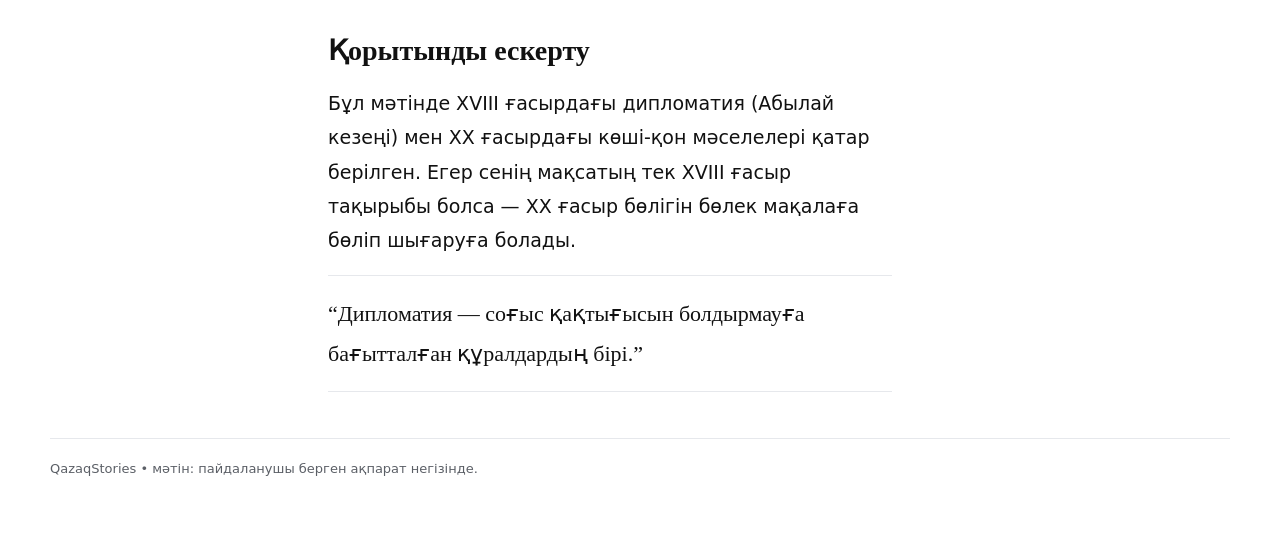
<file: kazakh-china-relations.html>
<!doctype html>
<html lang="kk" data-theme="light">
<head>
  <meta charset="utf-8" />
  <meta name="viewport" content="width=device-width, initial-scale=1" />
  <title>Қазақ–Қытай қатынастары және Абылай дипломатиясы — Qazaq Stories</title>
  <link rel="stylesheet" href="./styles.css" />
</head>
<body>

<div class="progress"></div>

<header class="nav">
  <div class="container nav-inner">
    <a class="brand" href="./index.html">Qazaq<span>Stories</span></a>

    <nav class="nav-links">
      <a href="./index.html">Эпохи</a>
      <a href="#">Таймлайн</a>
      <a href="#">Личности</a>
      <a href="#">Глоссарий</a>
    </nav>

    <div class="nav-actions">
      <div class="search">
        🔎 <input placeholder="Мәтіннен іздеу..." />
      </div>
      <button class="icon-btn" data-theme-toggle>🌙</button>
    </div>
  </div>
</header>

<main class="container reader">
  <div class="breadcrumb">Эпохи → XVIII ғасыр → Абылай және Қытай</div>

  <div class="reader-grid">

    <aside class="toc panel" data-toc>
      <h4>Мазмұны</h4>
      <a href="#intro">Кіріспе</a>
      <a href="#xviii">XVIII ғасыр: жаңа саяси жағдай</a>
      <a href="#abylai">Абылай ханның дипломатиясы</a>
      <a href="#xx">XX ғасыр: көші-қон және диаспора</a>
      <a href="#note">Қорытынды ескерту</a>
    </aside>

    <article>
      <header class="article-head">
        <h1>Қазақ–Қытай қатынастары және Абылай ханның дипломатиясы</h1>
        <p>XVIII ғасырдағы халықаралық жағдай және кейінгі кезеңдердегі байланыс бағыттары.</p>

        <div class="article-meta">
          <span>Тақырып: дипломатия</span>
          <span>•</span>
          <span>XVIII ғ. + XX ғ. контекст</span>
          <span>•</span>
          <span>Оқу уақыты: ~6 минут</span>
        </div>

        <div class="reader-tools">
          <button class="small-btn" data-font-minus>A-</button>
          <button class="small-btn" data-font-plus>A+</button>
          <button class="small-btn">☆ Сақтау</button>
        </div>
      </header>

      <div class="prose">
        <section id="intro" data-section>
          <p class="dropcap">
            Қазақ хандығы құрылғаннан кейін сыртқы байланыстар біртіндеп дипломатиялық сипат алды.
            Қытай мұрағаттарында Қазақ хандығы мен Қытай арасындағы тығыз қарым-қатынастарды растайтын
            көптеген құжаттар сақталғаны айтылады.
          </p>
        </section>

        <section id="xviii" data-section>
          <h2>XVIII ғасыр: жаңа саяси жағдай</h2>
          <p>
            XVIII ғасырда ірі саяси өзгерістер күшейді: Жоңғар хандығының жойылуы және қазақ даласына
            қатысты жаңа геосаяси жағдайда Қытаймен қатынас мәселесі алдыңғы қатарға шықты.
          </p>
        </section>

        <section id="abylai" data-section>
          <h2>Абылай ханның дипломатиясы</h2>
          <p>
            Осы қиын кезеңде Абылай хан дипломатиялық шеберлігін пайдаланып, қарсы күштермен қатынаста
            өзін мойындата алды деген пікір бар. Мәтінде қытай императоры Абылай ханға
            <strong>“ван” (князь)</strong> атағын беріп, жалақы төлеп отырғаны айтылады.
          </p>

          <div class="callout">
            <strong>Мағынасы:</strong> халықаралық деңгейде танылу (атағы/дәрежесі) — дипломатиялық қатынастың
            бір механизмі ретінде қолданылған.
          </div>
        </section>

        <section id="xx" data-section>
          <h2>XX ғасыр: көші-қон және диаспора</h2>
          <p>
            XX ғасырда Қытаймен арадағы қатынастар күрделене түсті. Бір жағынан, 1916 жылғы оқиғаларда
            және 1920–1930 жылдардағы аштық кезеңінде қазақтардың бір бөлігі Қытайдан пана тапқаны айтылады.
            Соның нәтижесінде Қытайда ірі қазақ диаспорасы қалыптасып, тіл, мәдениет, салт-дәстүрдің
            сақталуына әсер етті.
          </p>
        </section>

        <section id="note" data-section>
          <h2>Қорытынды ескерту</h2>
          <p>
            Бұл мәтінде XVIII ғасырдағы дипломатия (Абылай кезеңі) мен XX ғасырдағы көші-қон мәселелері қатар берілген.
            Егер сенің мақсатың тек XVIII ғасыр тақырыбы болса — XX ғасыр бөлігін бөлек мақалаға бөліп шығаруға болады.
          </p>

          <div class="quote">
            “Дипломатия — соғыс қақтығысын болдырмауға бағытталған құралдардың бірі.”
          </div>
        </section>
      </div>
    </article>

    <aside class="aside">
      <div class="panel">
        <h4>Байланысты тақырыптар</h4>
        <div class="chips">
          <span class="chip">Абылай</span>
          <span class="chip">Қытай</span>
          <span class="chip">Жоңғар</span>
          <span class="chip">Дипломатия</span>
          <span class="chip">Диаспора</span>
        </div>
      </div>

      <div class="panel" style="margin-top:12px;">
        <h4>Ескерту</h4>
        <p style="margin:0; color:var(--muted); font-size:13px; line-height:1.6;">
          “Ван” атағы туралы нақты дерек керек болса, оны дереккөздермен бөлек тексерген дұрыс.
        </p>
      </div>
    </aside>

  </div>

  <footer class="footer">
    QazaqStories • мәтін: пайдаланушы берген ақпарат негізінде.
  </footer>
</main>

<script src="./app.js"></script>
</body>
</html>
</file>
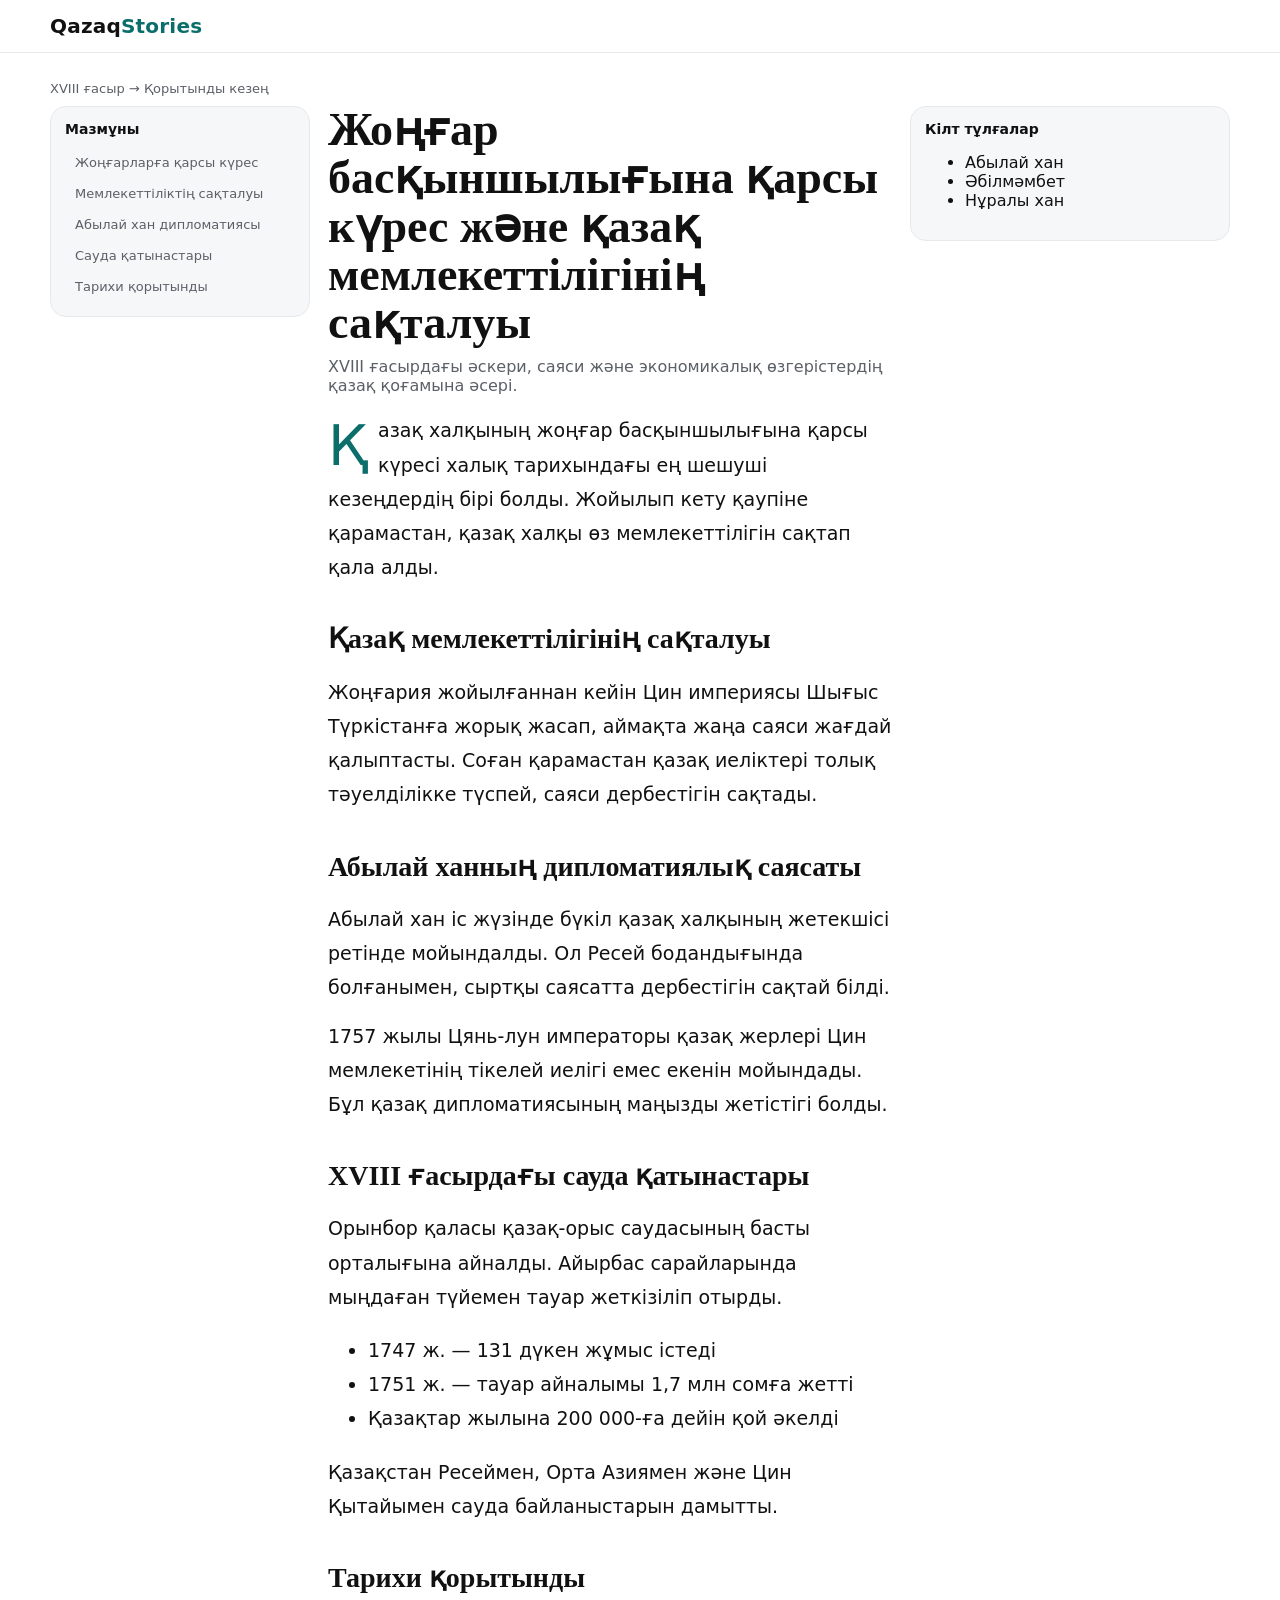
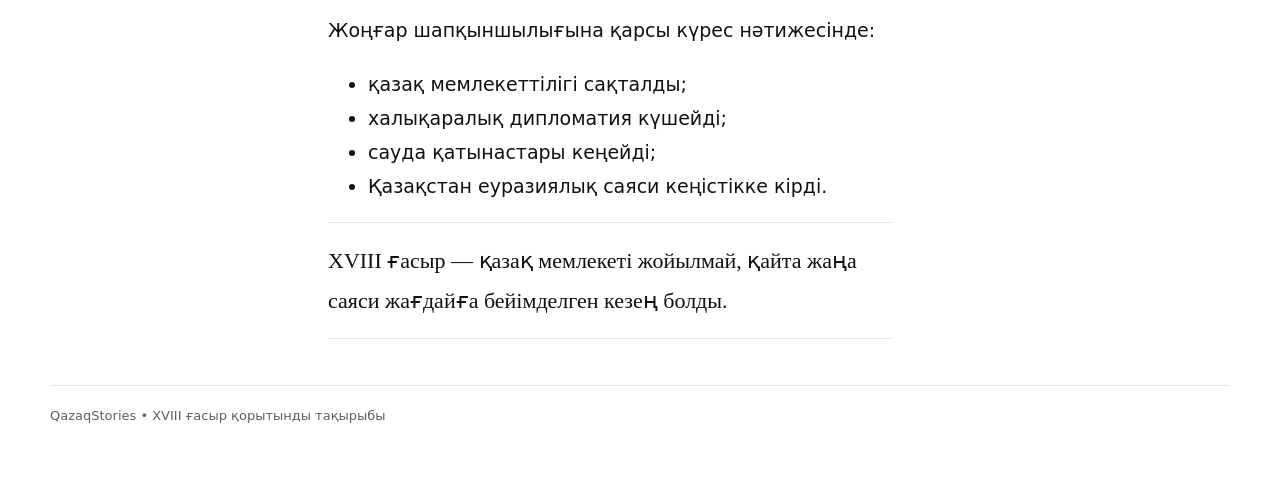
<file: kazakh-state-survival-xviii.html>
<!doctype html>
<html lang="kk" data-theme="light">
<head>
<meta charset="utf-8"/>
<meta name="viewport" content="width=device-width,initial-scale=1"/>
<title>Жоңғар шапқыншылығына қарсы күрес және қазақ мемлекеттілігінің сақталуы</title>
<link rel="stylesheet" href="./styles.css"/>
</head>

<body>

<header class="nav">
<div class="container nav-inner">
<a class="brand" href="./index.html">Qazaq<span>Stories</span></a>
</div>
</header>

<main class="container reader">

<div class="breadcrumb">
XVIII ғасыр → Қорытынды кезең
</div>

<div class="reader-grid">

<aside class="toc panel">
<h4>Мазмұны</h4>
<a href="#war">Жоңғарларға қарсы күрес</a>
<a href="#state">Мемлекеттіліктің сақталуы</a>
<a href="#abylai">Абылай хан дипломатиясы</a>
<a href="#trade">Сауда қатынастары</a>
<a href="#result">Тарихи қорытынды</a>
</aside>

<article>

<header class="article-head">
<h1>
Жоңғар басқыншылығына қарсы күрес және қазақ мемлекеттілігінің сақталуы
</h1>

<p>
XVIII ғасырдағы әскери, саяси және экономикалық өзгерістердің қазақ қоғамына әсері.
</p>
</header>

<div class="prose">

<section id="war">
<p class="dropcap">
Қазақ халқының жоңғар басқыншылығына қарсы күресі халық тарихындағы
ең шешуші кезеңдердің бірі болды. Жойылып кету қаупіне қарамастан,
қазақ халқы өз мемлекеттілігін сақтап қала алды.
</p>
</section>

<section id="state">
<h2>Қазақ мемлекеттілігінің сақталуы</h2>

<p>
Жоңғария жойылғаннан кейін Цин империясы Шығыс Түркістанға
жорық жасап, аймақта жаңа саяси жағдай қалыптасты.
Соған қарамастан қазақ иеліктері толық тәуелділікке түспей,
саяси дербестігін сақтады.
</p>

</section>

<section id="abylai">
<h2>Абылай ханның дипломатиялық саясаты</h2>

<p>
Абылай хан іс жүзінде бүкіл қазақ халқының жетекшісі ретінде
мойындалды. Ол Ресей бодандығында болғанымен,
сыртқы саясатта дербестігін сақтай білді.
</p>

<p>
1757 жылы Цянь-лун императоры қазақ жерлері Цин мемлекетінің
тікелей иелігі емес екенін мойындады.
Бұл қазақ дипломатиясының маңызды жетістігі болды.
</p>

</section>

<section id="trade">
<h2>XVIII ғасырдағы сауда қатынастары</h2>

<p>
Орынбор қаласы қазақ-орыс саудасының басты орталығына айналды.
Айырбас сарайларында мыңдаған түйемен тауар жеткізіліп отырды.
</p>

<ul>
<li>1747 ж. — 131 дүкен жұмыс істеді</li>
<li>1751 ж. — тауар айналымы 1,7 млн сомға жетті</li>
<li>Қазақтар жылына 200 000-ға дейін қой әкелді</li>
</ul>

<p>
Қазақстан Ресеймен, Орта Азиямен және Цин Қытайымен
сауда байланыстарын дамытты.
</p>

</section>

<section id="result">
<h2>Тарихи қорытынды</h2>

<p>
Жоңғар шапқыншылығына қарсы күрес нәтижесінде:
</p>

<ul>
<li>қазақ мемлекеттілігі сақталды;</li>
<li>халықаралық дипломатия күшейді;</li>
<li>сауда қатынастары кеңейді;</li>
<li>Қазақстан еуразиялық саяси кеңістікке кірді.</li>
</ul>

<div class="quote">
XVIII ғасыр — қазақ мемлекеті жойылмай,
қайта жаңа саяси жағдайға бейімделген кезең болды.
</div>

</section>

</div>
</article>

<aside class="aside">
<div class="panel">
<h4>Кілт тұлғалар</h4>
<ul>
<li>Абылай хан</li>
<li>Әбілмәмбет</li>
<li>Нұралы хан</li>
</ul>
</div>
</aside>

</div>

<footer class="footer">
QazaqStories • XVIII ғасыр қорытынды тақырыбы
</footer>

</main>

</body>
</html>
</file>
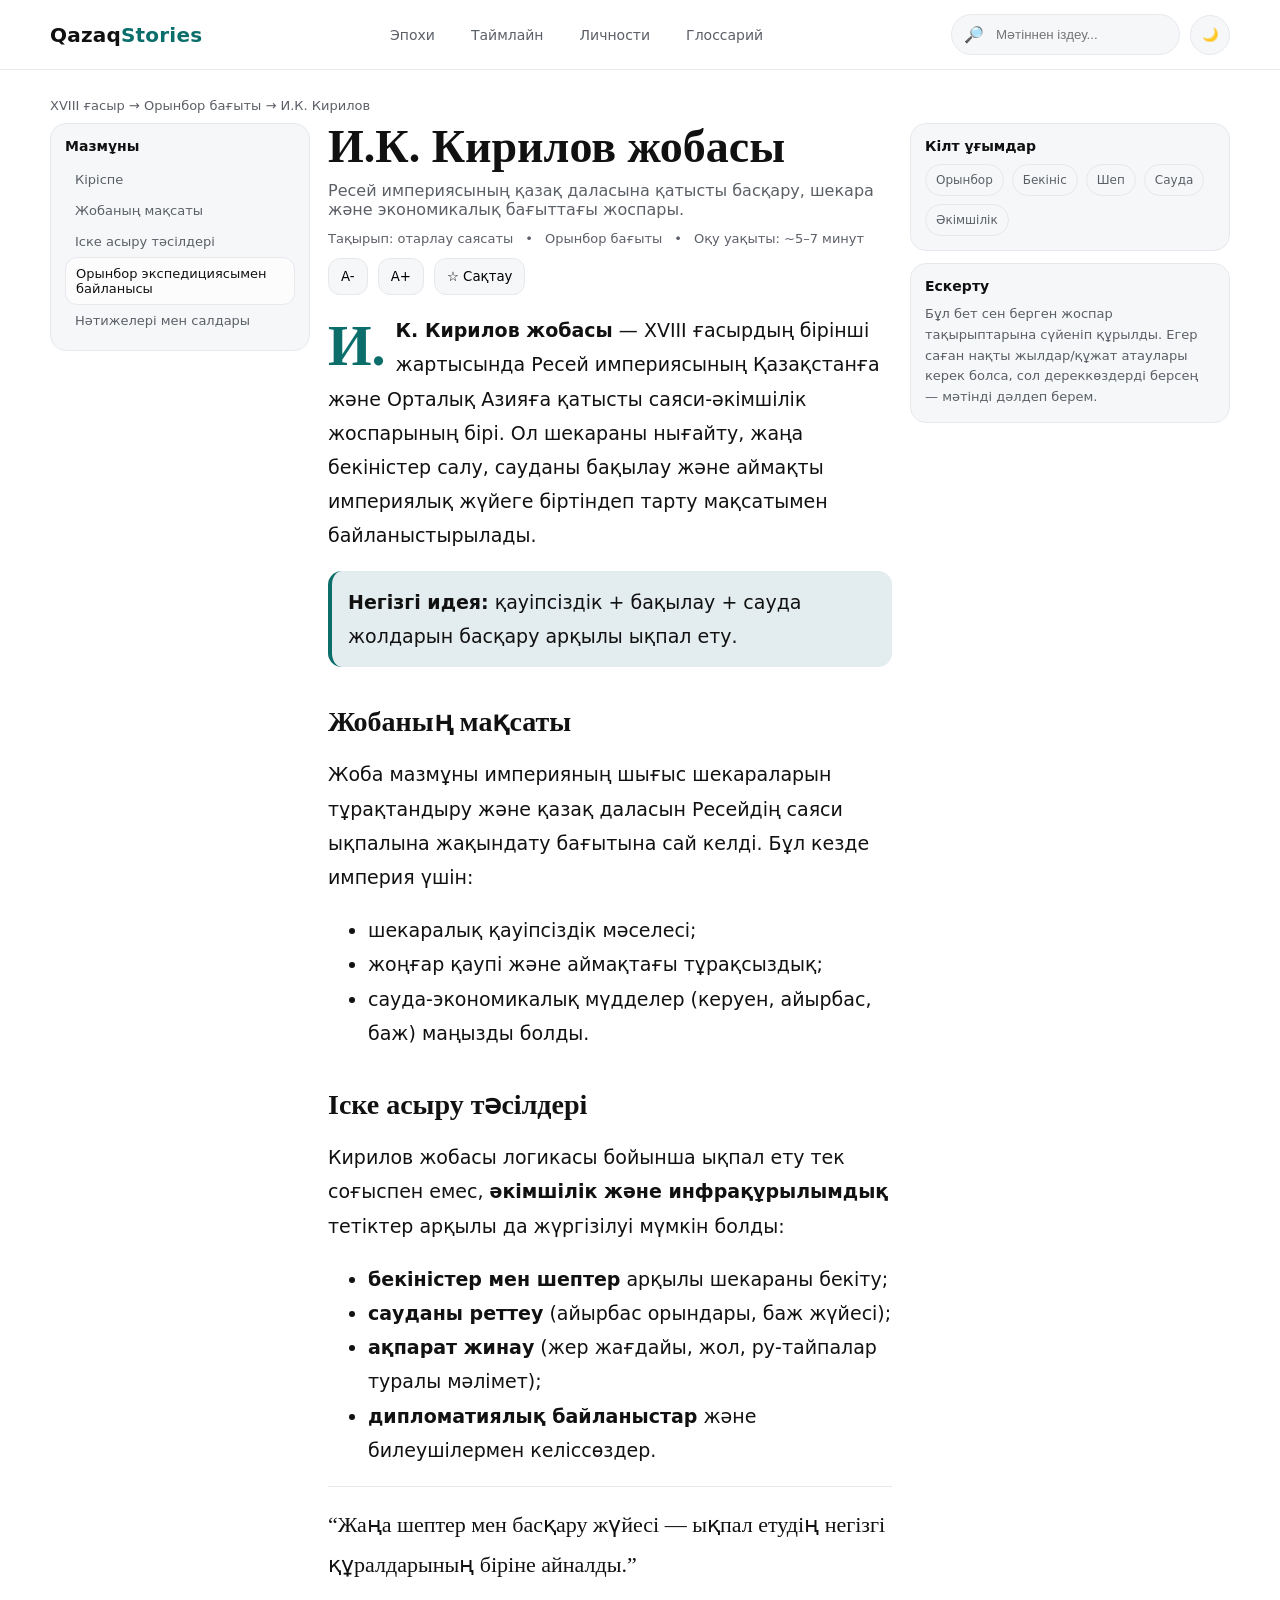
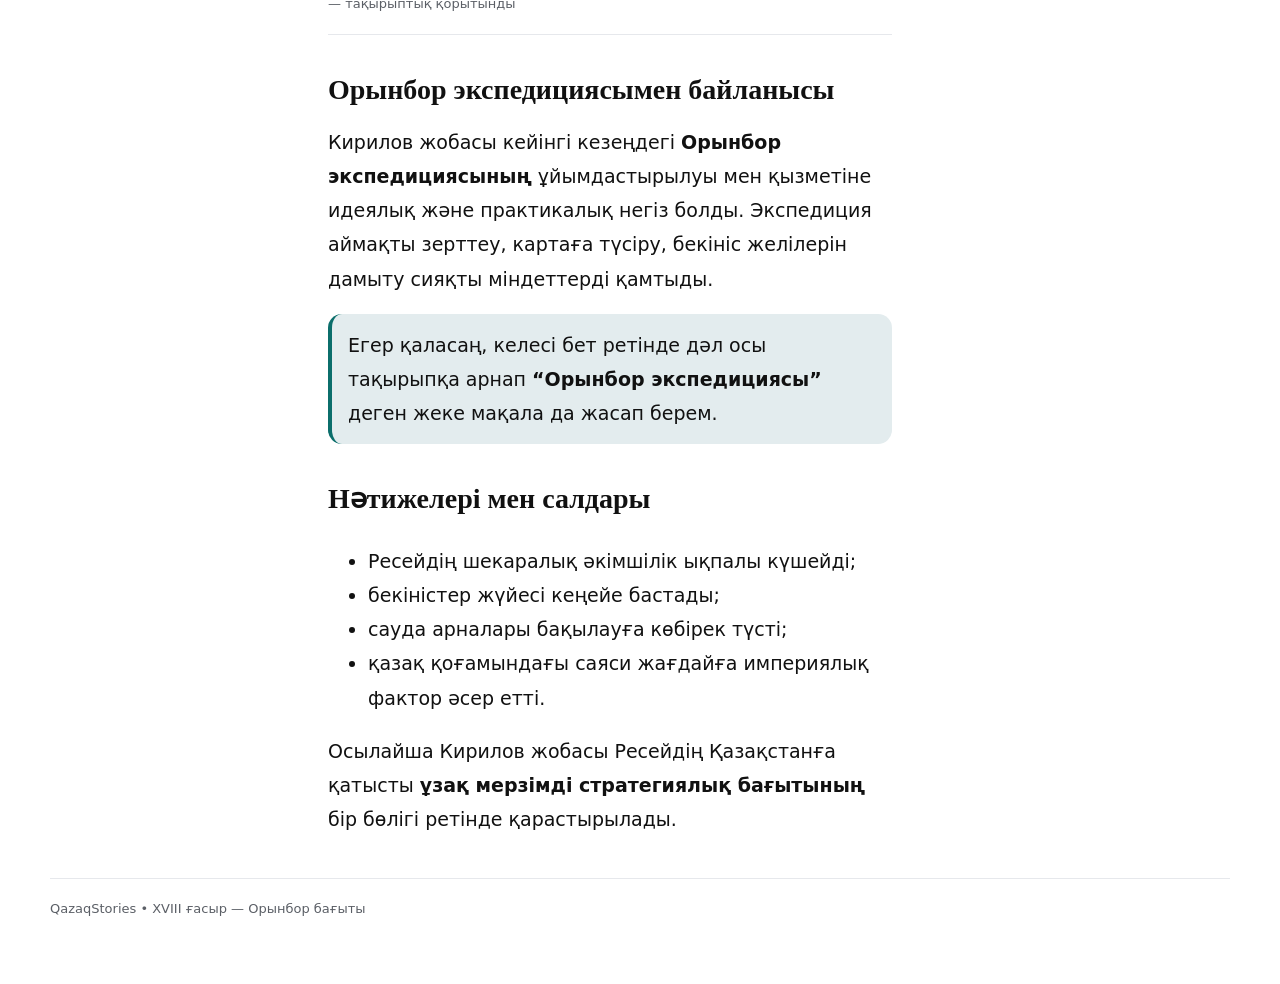
<file: kirillov-project.html>
<!doctype html>
<html lang="kk" data-theme="light">
<head>
  <meta charset="utf-8" />
  <meta name="viewport" content="width=device-width, initial-scale=1" />
  <title>И.К. Кирилов жобасы — Qazaq Stories</title>
  <link rel="stylesheet" href="./styles.css" />
</head>
<body>

<div class="progress"></div>

<header class="nav">
  <div class="container nav-inner">
    <a class="brand" href="./index.html">Qazaq<span>Stories</span></a>

    <nav class="nav-links">
      <a href="./index.html">Эпохи</a>
      <a href="#">Таймлайн</a>
      <a href="#">Личности</a>
      <a href="#">Глоссарий</a>
    </nav>

    <div class="nav-actions">
      <div class="search">🔎 <input placeholder="Мәтіннен іздеу..." /></div>
      <button class="icon-btn" data-theme-toggle>🌙</button>
    </div>
  </div>
</header>

<main class="container reader">
  <div class="breadcrumb">XVIII ғасыр → Орынбор бағыты → И.К. Кирилов</div>

  <div class="reader-grid">
    <!-- TOC -->
    <aside class="toc panel" data-toc>
      <h4>Мазмұны</h4>
      <a href="#intro">Кіріспе</a>
      <a href="#idea">Жобаның мақсаты</a>
      <a href="#tools">Іске асыру тәсілдері</a>
      <a href="#orendburg">Орынбор экспедициясымен байланысы</a>
      <a href="#effects">Нәтижелері мен салдары</a>
    </aside>

    <!-- ARTICLE -->
    <article>
      <header class="article-head">
        <h1>И.К. Кирилов жобасы</h1>
        <p>Ресей империясының қазақ даласына қатысты басқару, шекара және экономикалық бағыттағы жоспары.</p>

        <div class="article-meta">
          <span>Тақырып: отарлау саясаты</span>
          <span>•</span>
          <span>Орынбор бағыты</span>
          <span>•</span>
          <span>Оқу уақыты: ~5–7 минут</span>
        </div>

        <div class="reader-tools">
          <button class="small-btn" data-font-minus>A-</button>
          <button class="small-btn" data-font-plus>A+</button>
          <button class="small-btn">☆ Сақтау</button>
        </div>
      </header>

      <div class="prose">
        <section id="intro" data-section>
          <p class="dropcap">
            <strong>И.К. Кирилов жобасы</strong> — XVIII ғасырдың бірінші жартысында Ресей империясының
            Қазақстанға және Орталық Азияға қатысты саяси-әкімшілік жоспарының бірі.
            Ол шекараны нығайту, жаңа бекіністер салу, сауданы бақылау және
            аймақты империялық жүйеге біртіндеп тарту мақсатымен байланыстырылады.
          </p>

          <div class="callout">
            <strong>Негізгі идея:</strong> қауіпсіздік + бақылау + сауда жолдарын басқару арқылы ықпал ету.
          </div>
        </section>

        <section id="idea" data-section>
          <h2>Жобаның мақсаты</h2>
          <p>
            Жоба мазмұны империяның шығыс шекараларын тұрақтандыру және
            қазақ даласын Ресейдің саяси ықпалына жақындату бағытына сай келді.
            Бұл кезде империя үшін:
          </p>
          <ul>
            <li>шекаралық қауіпсіздік мәселесі;</li>
            <li>жоңғар қаупі және аймақтағы тұрақсыздық;</li>
            <li>сауда-экономикалық мүдделер (керуен, айырбас, баж) маңызды болды.</li>
          </ul>
        </section>

        <section id="tools" data-section>
          <h2>Іске асыру тәсілдері</h2>
          <p>
            Кирилов жобасы логикасы бойынша ықпал ету тек соғыспен емес,
            <strong>әкімшілік және инфрақұрылымдық</strong> тетіктер арқылы да жүргізілуі мүмкін болды:
          </p>
          <ul>
            <li><strong>бекіністер мен шептер</strong> арқылы шекараны бекіту;</li>
            <li><strong>сауданы реттеу</strong> (айырбас орындары, баж жүйесі);</li>
            <li><strong>ақпарат жинау</strong> (жер жағдайы, жол, ру-тайпалар туралы мәлімет);</li>
            <li><strong>дипломатиялық байланыстар</strong> және билеушілермен келіссөздер.</li>
          </ul>

          <div class="quote">
            “Жаңа шептер мен басқару жүйесі — ықпал етудің негізгі құралдарының біріне айналды.”
            <small>— тақырыптық қорытынды</small>
          </div>
        </section>

        <section id="orendburg" data-section>
          <h2>Орынбор экспедициясымен байланысы</h2>
          <p>
            Кирилов жобасы кейінгі кезеңдегі <strong>Орынбор экспедициясының</strong>
            ұйымдастырылуы мен қызметіне идеялық және практикалық негіз болды.
            Экспедиция аймақты зерттеу, картаға түсіру, бекініс желілерін дамыту сияқты
            міндеттерді қамтыды.
          </p>

          <div class="callout">
            Егер қаласаң, келесі бет ретінде дәл осы тақырыпқа арнап
            <strong>“Орынбор экспедициясы”</strong> деген жеке мақала да жасап берем.
          </div>
        </section>

        <section id="effects" data-section>
          <h2>Нәтижелері мен салдары</h2>
          <ul>
            <li>Ресейдің шекаралық әкімшілік ықпалы күшейді;</li>
            <li>бекіністер жүйесі кеңейе бастады;</li>
            <li>сауда арналары бақылауға көбірек түсті;</li>
            <li>қазақ қоғамындағы саяси жағдайға империялық фактор әсер етті.</li>
          </ul>

          <p>
            Осылайша Кирилов жобасы Ресейдің Қазақстанға қатысты
            <strong>ұзақ мерзімді стратегиялық бағытының</strong> бір бөлігі ретінде қарастырылады.
          </p>
        </section>
      </div>
    </article>

    <!-- ASIDE -->
    <aside class="aside">
      <div class="panel">
        <h4>Кілт ұғымдар</h4>
        <div class="chips">
          <span class="chip">Орынбор</span>
          <span class="chip">Бекініс</span>
          <span class="chip">Шеп</span>
          <span class="chip">Сауда</span>
          <span class="chip">Әкімшілік</span>
        </div>
      </div>

      <div class="panel" style="margin-top:12px;">
        <h4>Ескерту</h4>
        <p style="margin:0; color:var(--muted); font-size:13px; line-height:1.6;">
          Бұл бет сен берген жоспар тақырыптарына сүйеніп құрылды.
          Егер саған нақты жылдар/құжат атаулары керек болса, сол дереккөздерді берсең — мәтінді дәлдеп берем.
        </p>
      </div>
    </aside>
  </div>

  <footer class="footer">
    QazaqStories • XVIII ғасыр — Орынбор бағыты
  </footer>
</main>

<script src="./app.js"></script>
</body>
</html>
</file>
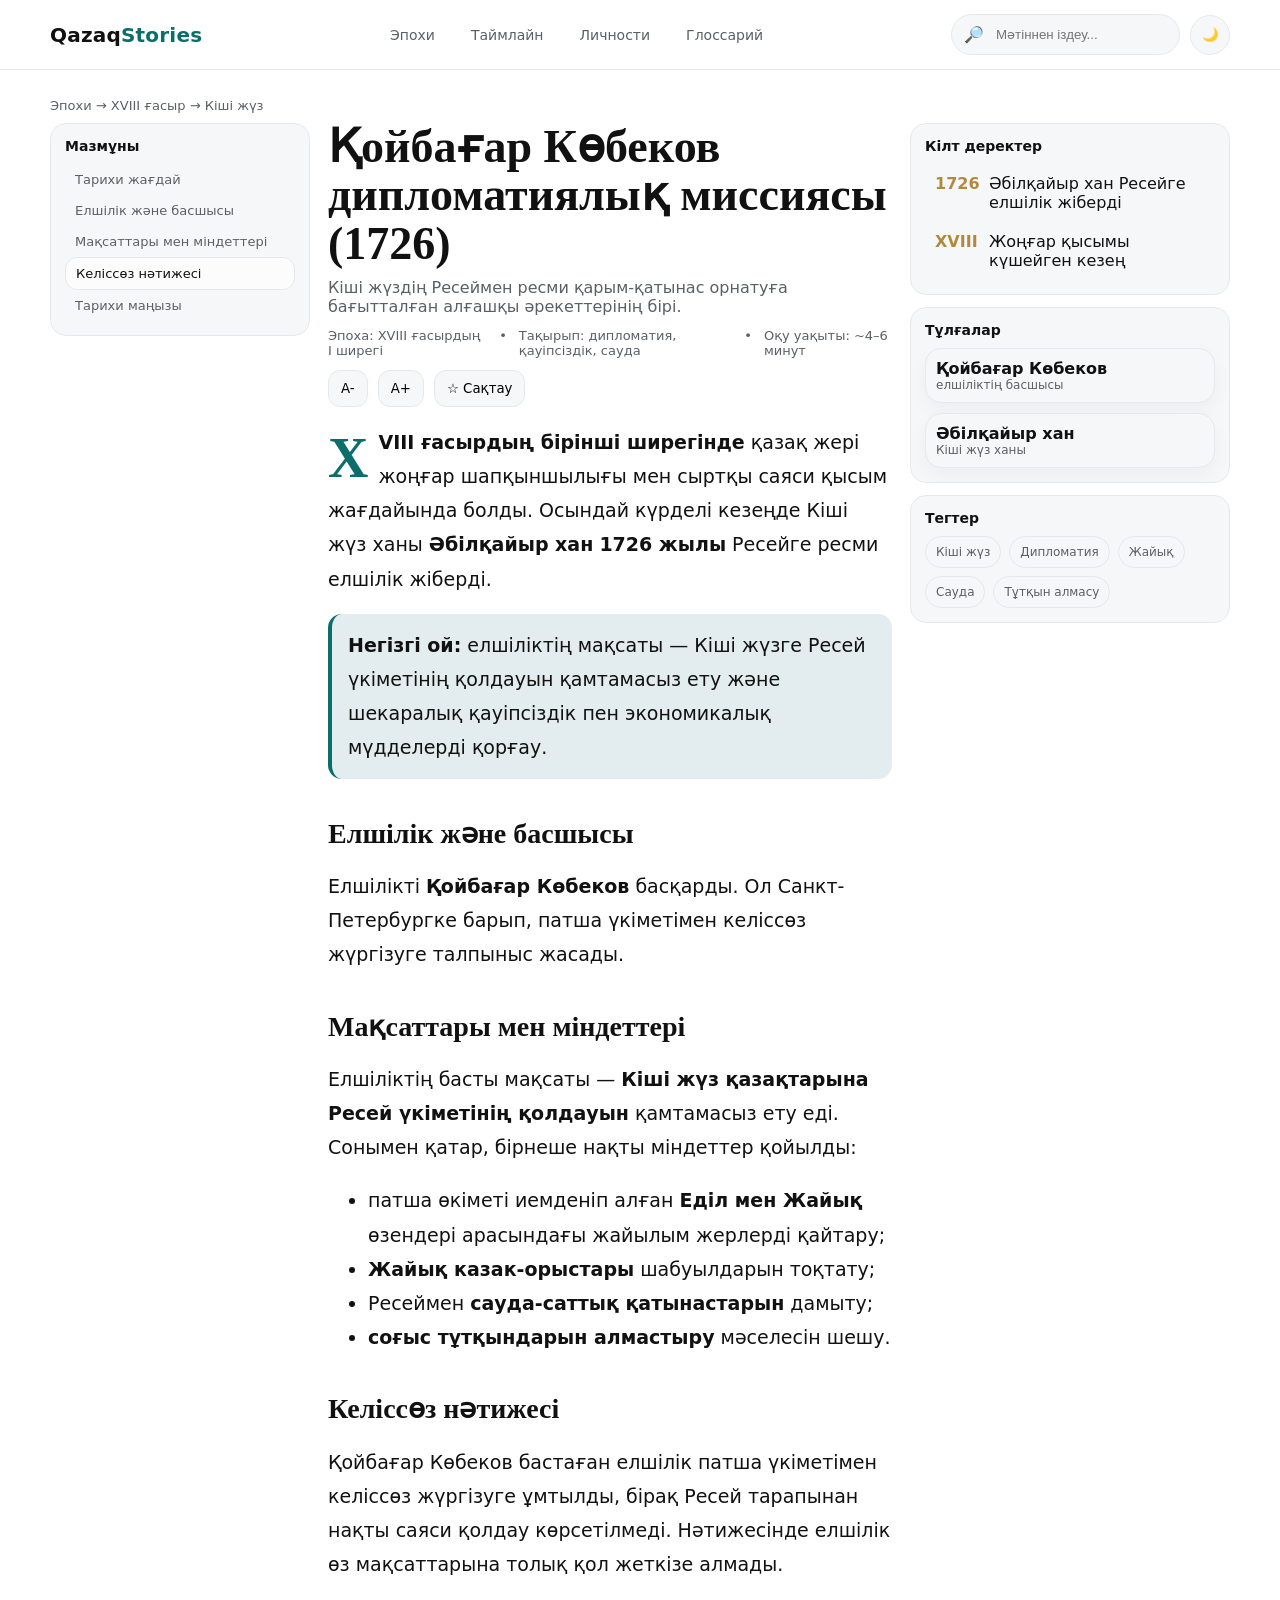
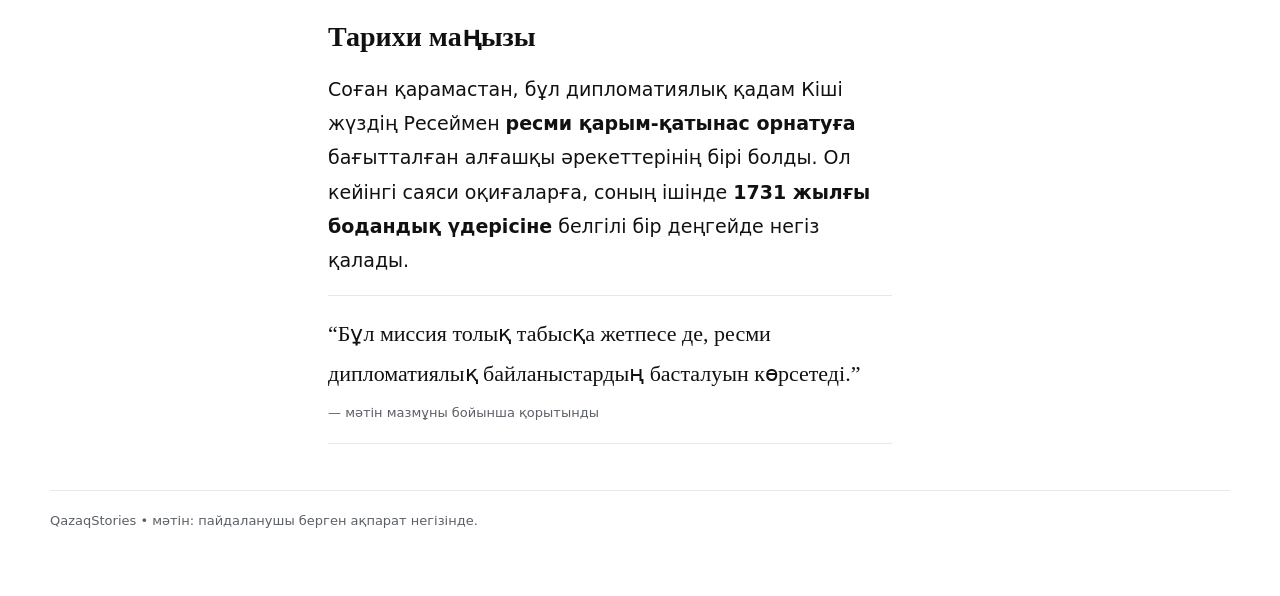
<file: koybagar.html>
<!doctype html>
<html lang="kk" data-theme="light">
<head>
  <meta charset="utf-8" />
  <meta name="viewport" content="width=device-width, initial-scale=1" />
  <title>Қойбағар Көбеков дипломатиялық миссиясы (1726) — Qazaq Stories</title>
  <link rel="stylesheet" href="./styles.css" />
</head>
<body>

<div class="progress"></div>

<header class="nav">
  <div class="container nav-inner">
    <a class="brand" href="./index.html">Qazaq<span>Stories</span></a>

    <nav class="nav-links">
      <a href="./index.html">Эпохи</a>
      <a href="#">Таймлайн</a>
      <a href="#">Личности</a>
      <a href="#">Глоссарий</a>
    </nav>

    <div class="nav-actions">
      <div class="search">
        🔎 <input placeholder="Мәтіннен іздеу..." />
      </div>
      <button class="icon-btn" data-theme-toggle title="Түнгі режим">🌙</button>
    </div>
  </div>
</header>

<main class="container reader">
  <div class="breadcrumb">Эпохи → XVIII ғасыр → Кіші жүз</div>

  <div class="reader-grid">
    <!-- TOC -->
    <aside class="toc panel" data-toc>
      <h4>Мазмұны</h4>
      <a href="#context">Тарихи жағдай</a>
      <a href="#mission">Елшілік және басшысы</a>
      <a href="#goals">Мақсаттары мен міндеттері</a>
      <a href="#talks">Келіссөз нәтижесі</a>
      <a href="#meaning">Тарихи маңызы</a>
    </aside>

    <!-- Article -->
    <article>
      <header class="article-head">
        <h1>Қойбағар Көбеков дипломатиялық миссиясы (1726)</h1>
        <p>Кіші жүздің Ресеймен ресми қарым-қатынас орнатуға бағытталған алғашқы әрекеттерінің бірі.</p>

        <div class="article-meta">
          <span>Эпоха: XVIII ғасырдың I ширегі</span>
          <span>•</span>
          <span>Тақырып: дипломатия, қауіпсіздік, сауда</span>
          <span>•</span>
          <span>Оқу уақыты: ~4–6 минут</span>
        </div>

        <div class="reader-tools">
          <button class="small-btn" data-font-minus>A-</button>
          <button class="small-btn" data-font-plus>A+</button>
          <button class="small-btn">☆ Сақтау</button>
        </div>
      </header>

      <div class="prose">
        <section id="context" data-section>
          <p class="dropcap">
            <strong>XVIII ғасырдың бірінші ширегінде</strong> қазақ жері жоңғар шапқыншылығы мен сыртқы саяси қысым
            жағдайында болды. Осындай күрделі кезеңде Кіші жүз ханы <strong>Әбілқайыр хан</strong>
            <strong>1726 жылы</strong> Ресейге ресми елшілік жіберді.
          </p>

          <div class="callout">
            <strong>Негізгі ой:</strong> елшіліктің мақсаты — Кіші жүзге Ресей үкіметінің қолдауын қамтамасыз ету және шекаралық қауіпсіздік пен экономикалық мүдделерді қорғау.
          </div>
        </section>

        <section id="mission" data-section>
          <h2>Елшілік және басшысы</h2>
          <p>
            Елшілікті <strong>Қойбағар Көбеков</strong> басқарды. Ол Санкт-Петербургке барып,
            патша үкіметімен келіссөз жүргізуге талпыныс жасады.
          </p>
        </section>

        <section id="goals" data-section>
          <h2>Мақсаттары мен міндеттері</h2>
          <p>
            Елшіліктің басты мақсаты — <strong>Кіші жүз қазақтарына Ресей үкіметінің қолдауын</strong> қамтамасыз ету еді.
            Сонымен қатар, бірнеше нақты міндеттер қойылды:
          </p>

          <ul>
            <li>патша өкіметі иемденіп алған <strong>Еділ мен Жайық</strong> өзендері арасындағы жайылым жерлерді қайтару;</li>
            <li><strong>Жайық казак-орыстары</strong> шабуылдарын тоқтату;</li>
            <li>Ресеймен <strong>сауда-саттық қатынастарын</strong> дамыту;</li>
            <li><strong>соғыс тұтқындарын алмастыру</strong> мәселесін шешу.</li>
          </ul>
        </section>

        <section id="talks" data-section>
          <h2>Келіссөз нәтижесі</h2>
          <p>
            Қойбағар Көбеков бастаған елшілік патша үкіметімен келіссөз жүргізуге ұмтылды,
            бірақ Ресей тарапынан нақты саяси қолдау көрсетілмеді.
            Нәтижесінде елшілік өз мақсаттарына толық қол жеткізе алмады.
          </p>
        </section>

        <section id="meaning" data-section>
          <h2>Тарихи маңызы</h2>
          <p>
            Соған қарамастан, бұл дипломатиялық қадам Кіші жүздің Ресеймен <strong>ресми қарым-қатынас орнатуға</strong>
            бағытталған алғашқы әрекеттерінің бірі болды. Ол кейінгі саяси оқиғаларға,
            соның ішінде <strong>1731 жылғы бодандық үдерісіне</strong> белгілі бір деңгейде негіз қалады.
          </p>

          <div class="quote">
            “Бұл миссия толық табысқа жетпесе де, ресми дипломатиялық байланыстардың басталуын көрсетеді.”
            <small>— мәтін мазмұны бойынша қорытынды</small>
          </div>
        </section>
      </div>
    </article>

    <!-- Aside -->
    <aside class="aside">
      <div class="panel">
        <h4>Кілт деректер</h4>
        <ul class="keydates" style="list-style:none; padding:0; margin:0;">
          <li><span class="badge-year">1726</span><span>Әбілқайыр хан Ресейге елшілік жіберді</span></li>
          <li><span class="badge-year">XVIII</span><span>Жоңғар қысымы күшейген кезең</span></li>
        </ul>
      </div>

      <div class="panel" style="margin-top:12px;">
        <h4>Тұлғалар</h4>
        <div style="display:grid; gap:10px;">
          <div class="card" style="padding:10px;">
            <strong>Қойбағар Көбеков</strong>
            <div style="color:var(--muted); font-size:12px;">елшіліктің басшысы</div>
          </div>
          <div class="card" style="padding:10px;">
            <strong>Әбілқайыр хан</strong>
            <div style="color:var(--muted); font-size:12px;">Кіші жүз ханы</div>
          </div>
        </div>
      </div>

      <div class="panel" style="margin-top:12px;">
        <h4>Тегтер</h4>
        <div class="chips">
          <span class="chip">Кіші жүз</span>
          <span class="chip">Дипломатия</span>
          <span class="chip">Жайық</span>
          <span class="chip">Сауда</span>
          <span class="chip">Тұтқын алмасу</span>
        </div>
      </div>
    </aside>
  </div>

  <footer class="footer">
    QazaqStories • мәтін: пайдаланушы берген ақпарат негізінде.
  </footer>
</main>

<script src="./app.js"></script>
</body>
</html>
</file>
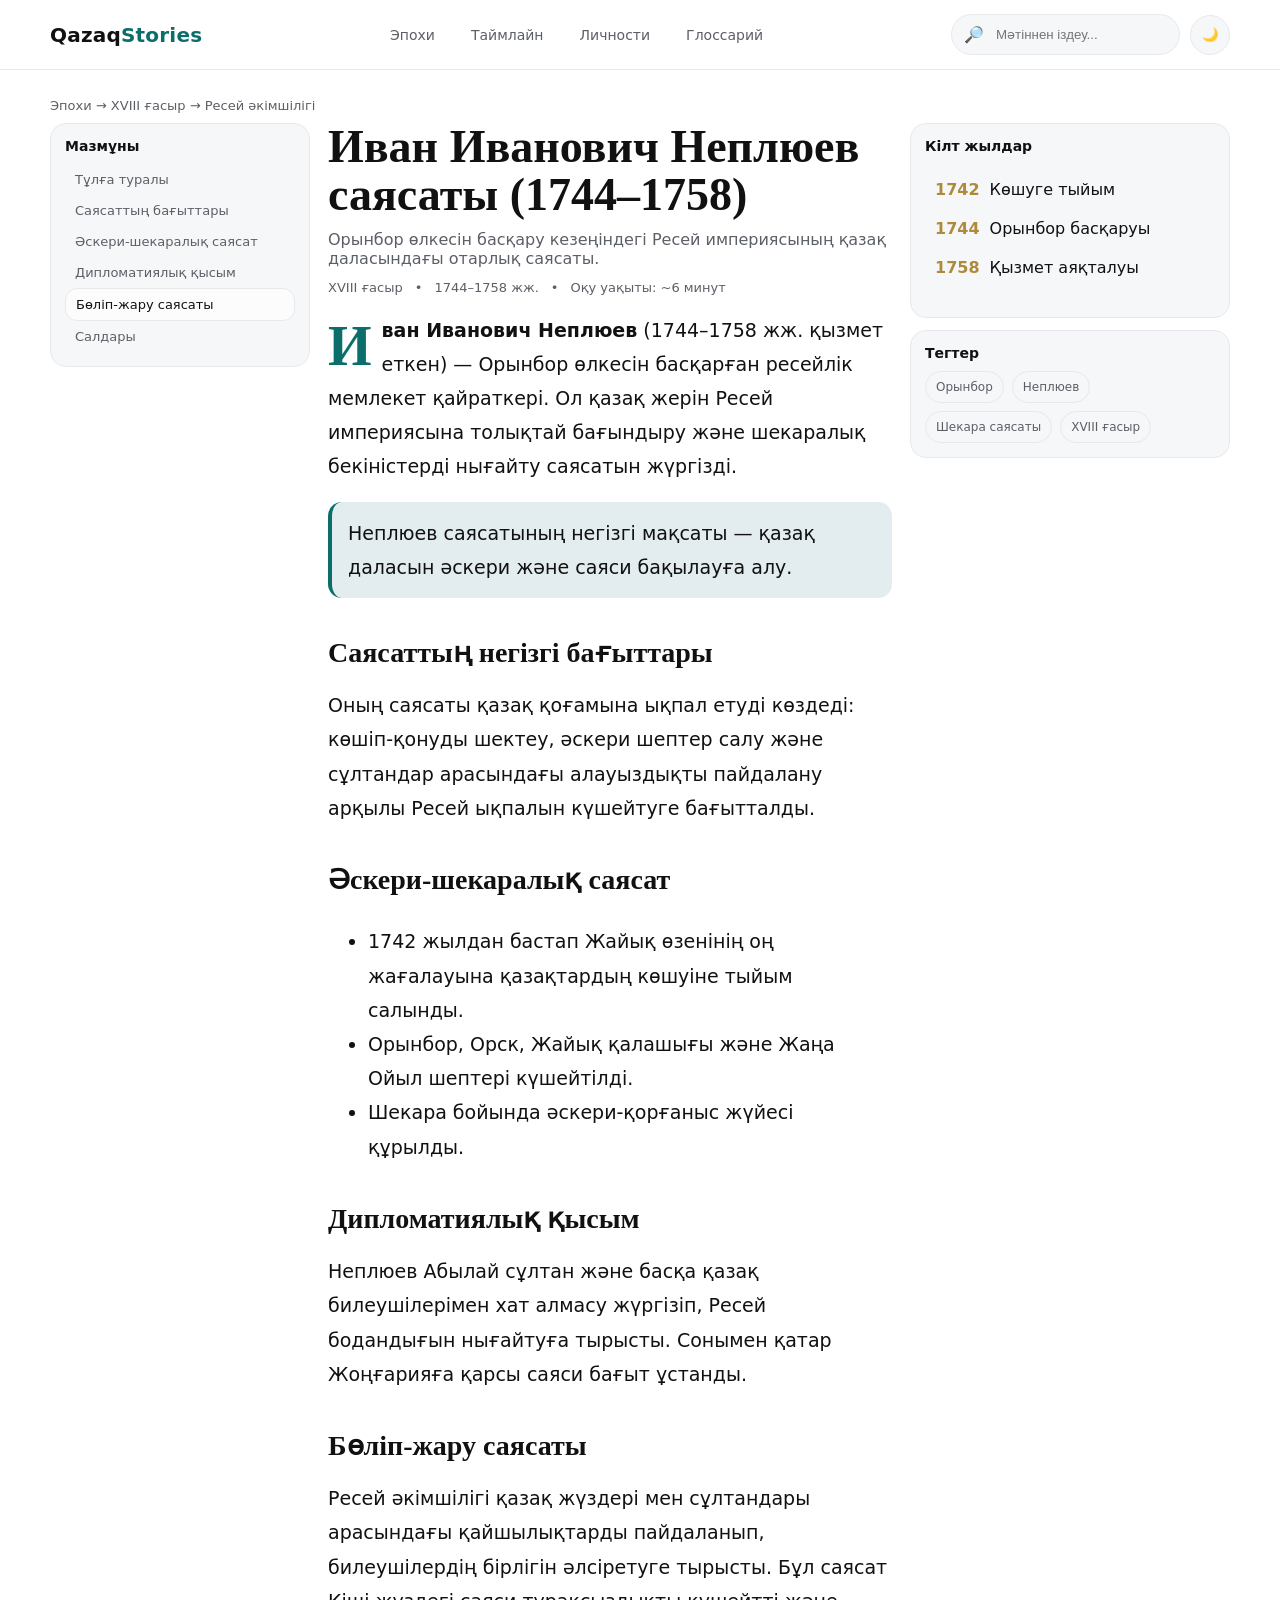
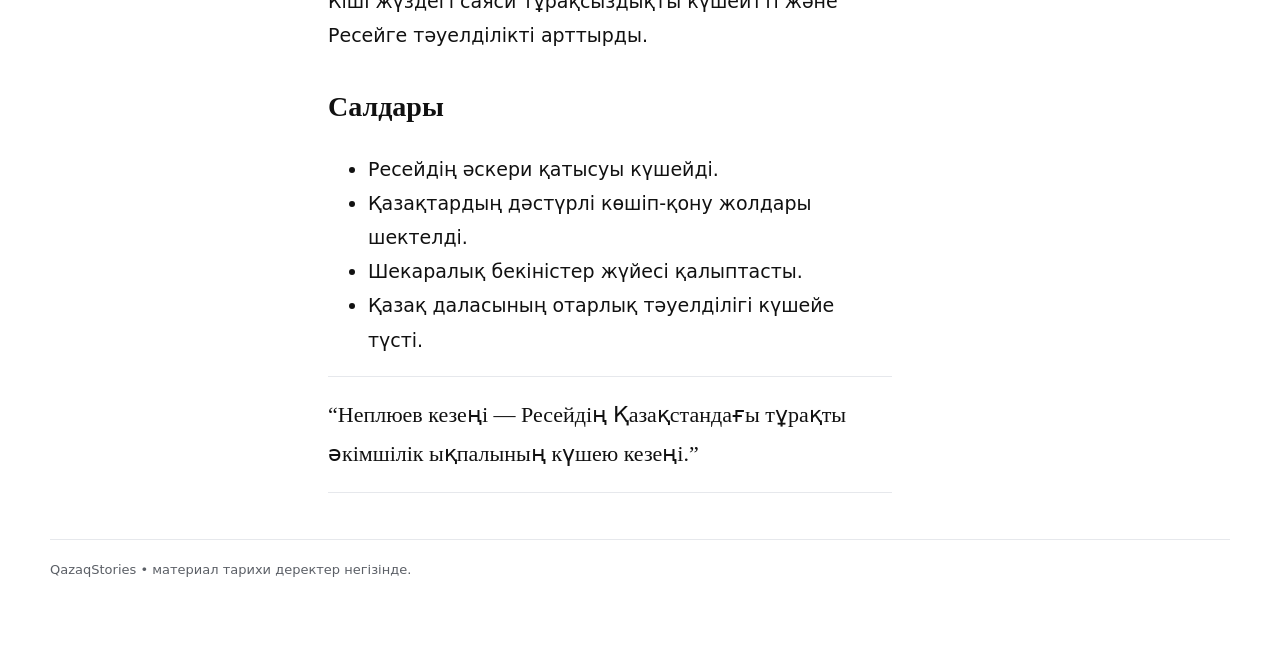
<file: neplyuev.html>
<!doctype html>
<html lang="kk" data-theme="light">
<head>
  <meta charset="utf-8" />
  <meta name="viewport" content="width=device-width, initial-scale=1" />
  <title>И.И. Неплюев саясаты (1744–1758) — Qazaq Stories</title>
  <link rel="stylesheet" href="./styles.css" />
</head>
<body>

<div class="progress"></div>

<header class="nav">
  <div class="container nav-inner">
    <a class="brand" href="./index.html">Qazaq<span>Stories</span></a>

    <nav class="nav-links">
      <a href="./index.html">Эпохи</a>
      <a href="#">Таймлайн</a>
      <a href="#">Личности</a>
      <a href="#">Глоссарий</a>
    </nav>

    <div class="nav-actions">
      <div class="search">
        🔎 <input placeholder="Мәтіннен іздеу..." />
      </div>
      <button class="icon-btn" data-theme-toggle>🌙</button>
    </div>
  </div>
</header>

<main class="container reader">
  <div class="breadcrumb">Эпохи → XVIII ғасыр → Ресей әкімшілігі</div>

  <div class="reader-grid">

    <!-- TOC -->
    <aside class="toc panel" data-toc>
      <h4>Мазмұны</h4>
      <a href="#about">Тұлға туралы</a>
      <a href="#policy">Саясаттың бағыттары</a>
      <a href="#military">Әскери-шекаралық саясат</a>
      <a href="#pressure">Дипломатиялық қысым</a>
      <a href="#divide">Бөліп-жару саясаты</a>
      <a href="#result">Салдары</a>
    </aside>

    <!-- ARTICLE -->
    <article>
      <header class="article-head">
        <h1>Иван Иванович Неплюев саясаты (1744–1758)</h1>
        <p>Орынбор өлкесін басқару кезеңіндегі Ресей империясының қазақ даласындағы отарлық саясаты.</p>

        <div class="article-meta">
          <span>XVIII ғасыр</span>
          <span>•</span>
          <span>1744–1758 жж.</span>
          <span>•</span>
          <span>Оқу уақыты: ~6 минут</span>
        </div>
      </header>

      <div class="prose">

        <section id="about" data-section>
          <p class="dropcap">
            <strong>Иван Иванович Неплюев</strong> (1744–1758 жж. қызмет еткен)
            — Орынбор өлкесін басқарған ресейлік мемлекет қайраткері.
            Ол қазақ жерін Ресей империясына толықтай бағындыру және
            шекаралық бекіністерді нығайту саясатын жүргізді.
          </p>

          <div class="callout">
            Неплюев саясатының негізгі мақсаты —
            қазақ даласын әскери және саяси бақылауға алу.
          </div>
        </section>

        <section id="policy" data-section>
          <h2>Саясаттың негізгі бағыттары</h2>
          <p>
            Оның саясаты қазақ қоғамына ықпал етуді көздеді:
            көшіп-қонуды шектеу, әскери шептер салу және
            сұлтандар арасындағы алауыздықты пайдалану арқылы
            Ресей ықпалын күшейтуге бағытталды.
          </p>
        </section>

        <section id="military" data-section>
          <h2>Әскери-шекаралық саясат</h2>
          <ul>
            <li>1742 жылдан бастап Жайық өзенінің оң жағалауына қазақтардың көшуіне тыйым салынды.</li>
            <li>Орынбор, Орск, Жайық қалашығы және Жаңа Ойыл шептері күшейтілді.</li>
            <li>Шекара бойында әскери-қорғаныс жүйесі құрылды.</li>
          </ul>
        </section>

        <section id="pressure" data-section>
          <h2>Дипломатиялық қысым</h2>
          <p>
            Неплюев Абылай сұлтан және басқа қазақ билеушілерімен
            хат алмасу жүргізіп, Ресей бодандығын нығайтуға тырысты.
            Сонымен қатар Жоңғарияға қарсы саяси бағыт ұстанды.
          </p>
        </section>

        <section id="divide" data-section>
          <h2>Бөліп-жару саясаты</h2>
          <p>
            Ресей әкімшілігі қазақ жүздері мен сұлтандары арасындағы
            қайшылықтарды пайдаланып, билеушілердің бірлігін әлсіретуге
            тырысты. Бұл саясат Кіші жүздегі саяси тұрақсыздықты
            күшейтті және Ресейге тәуелділікті арттырды.
          </p>
        </section>

        <section id="result" data-section>
          <h2>Салдары</h2>
          <ul>
            <li>Ресейдің әскери қатысуы күшейді.</li>
            <li>Қазақтардың дәстүрлі көшіп-қону жолдары шектелді.</li>
            <li>Шекаралық бекіністер жүйесі қалыптасты.</li>
            <li>Қазақ даласының отарлық тәуелділігі күшейе түсті.</li>
          </ul>

          <div class="quote">
            “Неплюев кезеңі — Ресейдің Қазақстандағы тұрақты әкімшілік ықпалының күшею кезеңі.”
          </div>
        </section>

      </div>
    </article>

    <!-- ASIDE -->
    <aside class="aside">
      <div class="panel">
        <h4>Кілт жылдар</h4>
        <ul class="keydates" style="list-style:none;padding:0;">
          <li><span class="badge-year">1742</span> Көшуге тыйым</li>
          <li><span class="badge-year">1744</span> Орынбор басқаруы</li>
          <li><span class="badge-year">1758</span> Қызмет аяқталуы</li>
        </ul>
      </div>

      <div class="panel" style="margin-top:12px;">
        <h4>Тегтер</h4>
        <div class="chips">
          <span class="chip">Орынбор</span>
          <span class="chip">Неплюев</span>
          <span class="chip">Шекара саясаты</span>
          <span class="chip">XVIII ғасыр</span>
        </div>
      </div>
    </aside>

  </div>

  <footer class="footer">
    QazaqStories • материал тарихи деректер негізінде.
  </footer>
</main>

<script src="./app.js"></script>
</body>
</html>
</file>
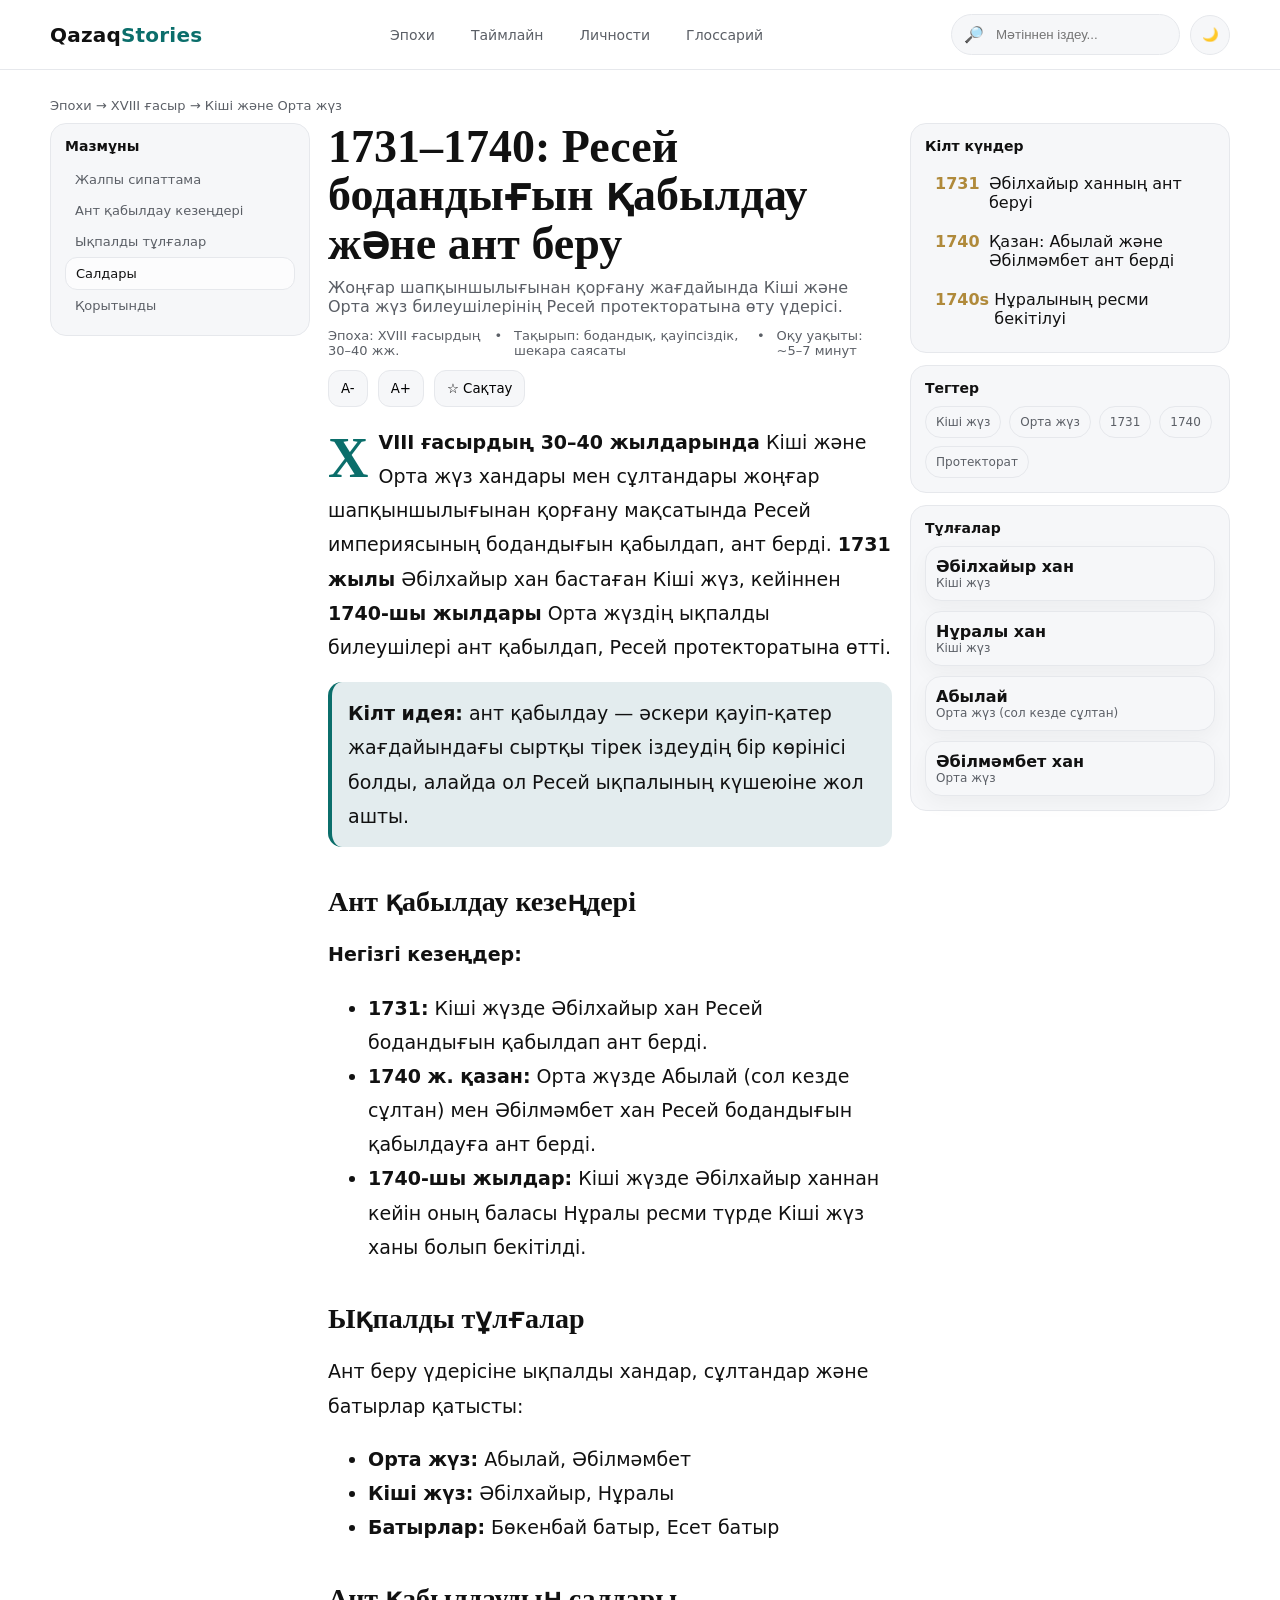
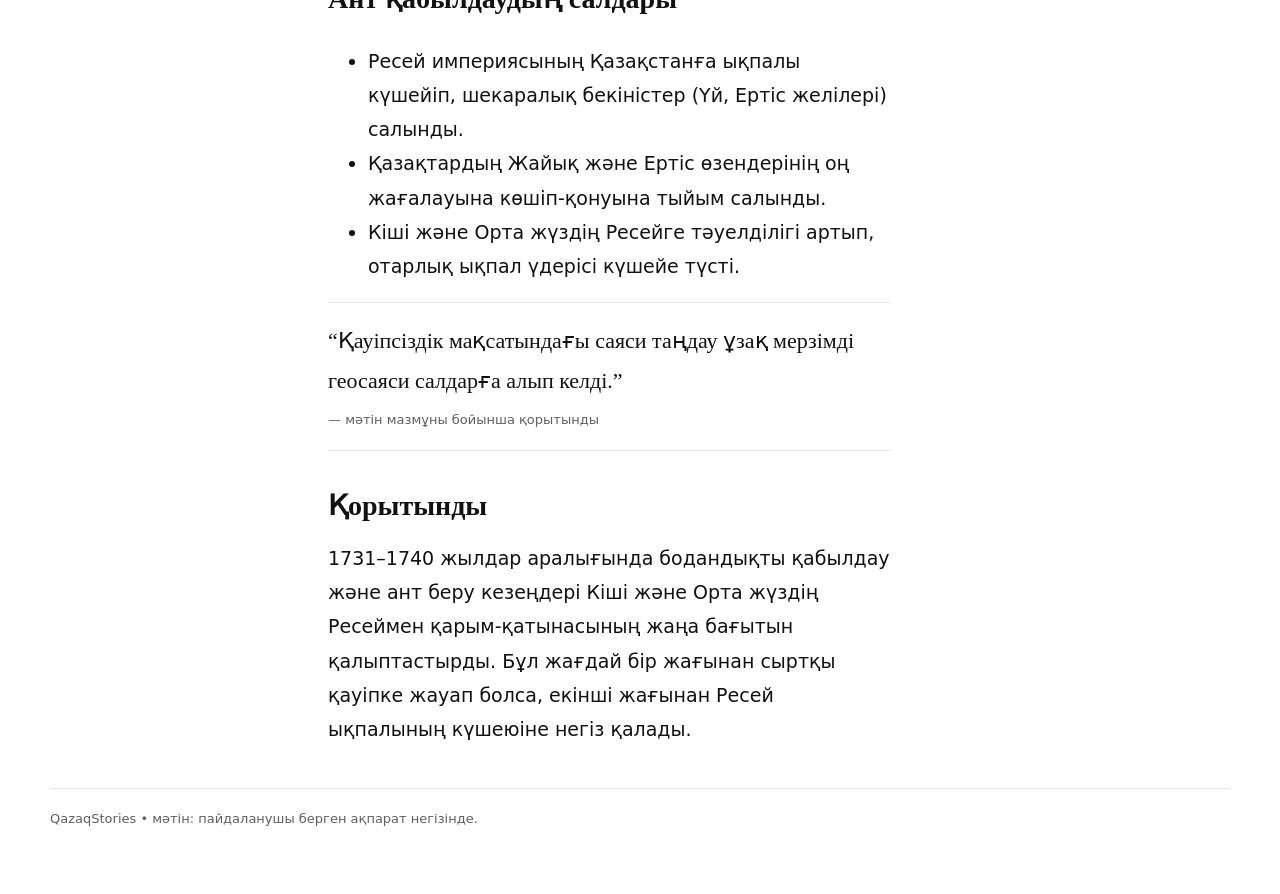
<file: oath-1731-1740.html>
<!doctype html>
<html lang="kk" data-theme="light">
<head>
  <meta charset="utf-8" />
  <meta name="viewport" content="width=device-width, initial-scale=1" />
  <title>1731–1740: Ресей бодандығын қабылдау және ант беру — Qazaq Stories</title>
  <link rel="stylesheet" href="./styles.css" />
</head>
<body>

<div class="progress"></div>

<header class="nav">
  <div class="container nav-inner">
    <a class="brand" href="./index.html">Qazaq<span>Stories</span></a>

    <nav class="nav-links">
      <a href="./index.html">Эпохи</a>
      <a href="#">Таймлайн</a>
      <a href="#">Личности</a>
      <a href="#">Глоссарий</a>
    </nav>

    <div class="nav-actions">
      <div class="search">
        🔎 <input placeholder="Мәтіннен іздеу..." />
      </div>
      <button class="icon-btn" data-theme-toggle title="Түнгі режим">🌙</button>
    </div>
  </div>
</header>

<main class="container reader">
  <div class="breadcrumb">Эпохи → XVIII ғасыр → Кіші және Орта жүз</div>

  <div class="reader-grid">
    <!-- TOC -->
    <aside class="toc panel" data-toc>
      <h4>Мазмұны</h4>
      <a href="#intro">Жалпы сипаттама</a>
      <a href="#stages">Ант қабылдау кезеңдері</a>
      <a href="#people">Ықпалды тұлғалар</a>
      <a href="#effects">Салдары</a>
      <a href="#summary">Қорытынды</a>
    </aside>

    <!-- Article -->
    <article>
      <header class="article-head">
        <h1>1731–1740: Ресей бодандығын қабылдау және ант беру</h1>
        <p>Жоңғар шапқыншылығынан қорғану жағдайында Кіші және Орта жүз билеушілерінің Ресей протекторатына өту үдерісі.</p>

        <div class="article-meta">
          <span>Эпоха: XVIII ғасырдың 30–40 жж.</span>
          <span>•</span>
          <span>Тақырып: бодандық, қауіпсіздік, шекара саясаты</span>
          <span>•</span>
          <span>Оқу уақыты: ~5–7 минут</span>
        </div>

        <div class="reader-tools">
          <button class="small-btn" data-font-minus>A-</button>
          <button class="small-btn" data-font-plus>A+</button>
          <button class="small-btn">☆ Сақтау</button>
        </div>
      </header>

      <div class="prose">
        <section id="intro" data-section>
          <p class="dropcap">
            <strong>XVIII ғасырдың 30–40 жылдарында</strong> Кіші және Орта жүз хандары мен сұлтандары
            жоңғар шапқыншылығынан қорғану мақсатында Ресей империясының бодандығын қабылдап,
            ант берді. <strong>1731 жылы</strong> Әбілхайыр хан бастаған Кіші жүз,
            кейіннен <strong>1740-шы жылдары</strong> Орта жүздің ықпалды билеушілері ант қабылдап,
            Ресей протекторатына өтті.
          </p>

          <div class="callout">
            <strong>Кілт идея:</strong> ант қабылдау — әскери қауіп-қатер жағдайындағы сыртқы тірек іздеудің бір көрінісі болды, алайда ол Ресей ықпалының күшеюіне жол ашты.
          </div>
        </section>

        <section id="stages" data-section>
          <h2>Ант қабылдау кезеңдері</h2>
          <p><strong>Негізгі кезеңдер:</strong></p>
          <ul>
            <li><strong>1731:</strong> Кіші жүзде Әбілхайыр хан Ресей бодандығын қабылдап ант берді.</li>
            <li><strong>1740 ж. қазан:</strong> Орта жүзде Абылай (сол кезде сұлтан) мен Әбілмәмбет хан Ресей бодандығын қабылдауға ант берді.</li>
            <li><strong>1740-шы жылдар:</strong> Кіші жүзде Әбілхайыр ханнан кейін оның баласы Нұралы ресми түрде Кіші жүз ханы болып бекітілді.</li>
          </ul>
        </section>

        <section id="people" data-section>
          <h2>Ықпалды тұлғалар</h2>
          <p>
            Ант беру үдерісіне ықпалды хандар, сұлтандар және батырлар қатысты:
          </p>
          <ul>
            <li><strong>Орта жүз:</strong> Абылай, Әбілмәмбет</li>
            <li><strong>Кіші жүз:</strong> Әбілхайыр, Нұралы</li>
            <li><strong>Батырлар:</strong> Бөкенбай батыр, Есет батыр</li>
          </ul>
        </section>

        <section id="effects" data-section>
          <h2>Ант қабылдаудың салдары</h2>
          <ul>
            <li>Ресей империясының Қазақстанға ықпалы күшейіп, шекаралық бекіністер (Үй, Ертіс желілері) салынды.</li>
            <li>Қазақтардың Жайық және Ертіс өзендерінің оң жағалауына көшіп-қонуына тыйым салынды.</li>
            <li>Кіші және Орта жүздің Ресейге тәуелділігі артып, отарлық ықпал үдерісі күшейе түсті.</li>
          </ul>

          <div class="quote">
            “Қауіпсіздік мақсатындағы саяси таңдау ұзақ мерзімді геосаяси салдарға алып келді.”
            <small>— мәтін мазмұны бойынша қорытынды</small>
          </div>
        </section>

        <section id="summary" data-section>
          <h2>Қорытынды</h2>
          <p>
            1731–1740 жылдар аралығында бодандықты қабылдау және ант беру кезеңдері
            Кіші және Орта жүздің Ресеймен қарым-қатынасының жаңа бағытын қалыптастырды.
            Бұл жағдай бір жағынан сыртқы қауіпке жауап болса, екінші жағынан Ресей ықпалының
            күшеюіне негіз қалады.
          </p>
        </section>
      </div>
    </article>

    <!-- Aside -->
    <aside class="aside">
      <div class="panel">
        <h4>Кілт күндер</h4>
        <ul class="keydates" style="list-style:none; padding:0; margin:0;">
          <li><span class="badge-year">1731</span><span>Әбілхайыр ханның ант беруі</span></li>
          <li><span class="badge-year">1740</span><span>Қазан: Абылай және Әбілмәмбет ант берді</span></li>
          <li><span class="badge-year">1740s</span><span>Нұралының ресми бекітілуі</span></li>
        </ul>
      </div>

      <div class="panel" style="margin-top:12px;">
        <h4>Тегтер</h4>
        <div class="chips">
          <span class="chip">Кіші жүз</span>
          <span class="chip">Орта жүз</span>
          <span class="chip">1731</span>
          <span class="chip">1740</span>
          <span class="chip">Протекторат</span>
        </div>
      </div>

      <div class="panel" style="margin-top:12px;">
        <h4>Тұлғалар</h4>
        <div style="display:grid; gap:10px;">
          <div class="card" style="padding:10px;">
            <strong>Әбілхайыр хан</strong>
            <div style="color:var(--muted); font-size:12px;">Кіші жүз</div>
          </div>
          <div class="card" style="padding:10px;">
            <strong>Нұралы хан</strong>
            <div style="color:var(--muted); font-size:12px;">Кіші жүз</div>
          </div>
          <div class="card" style="padding:10px;">
            <strong>Абылай</strong>
            <div style="color:var(--muted); font-size:12px;">Орта жүз (сол кезде сұлтан)</div>
          </div>
          <div class="card" style="padding:10px;">
            <strong>Әбілмәмбет хан</strong>
            <div style="color:var(--muted); font-size:12px;">Орта жүз</div>
          </div>
        </div>
      </div>
    </aside>
  </div>

  <footer class="footer">
    QazaqStories • мәтін: пайдаланушы берген ақпарат негізінде.
  </footer>
</main>

<script src="./app.js"></script>
</body>
</html>
</file>
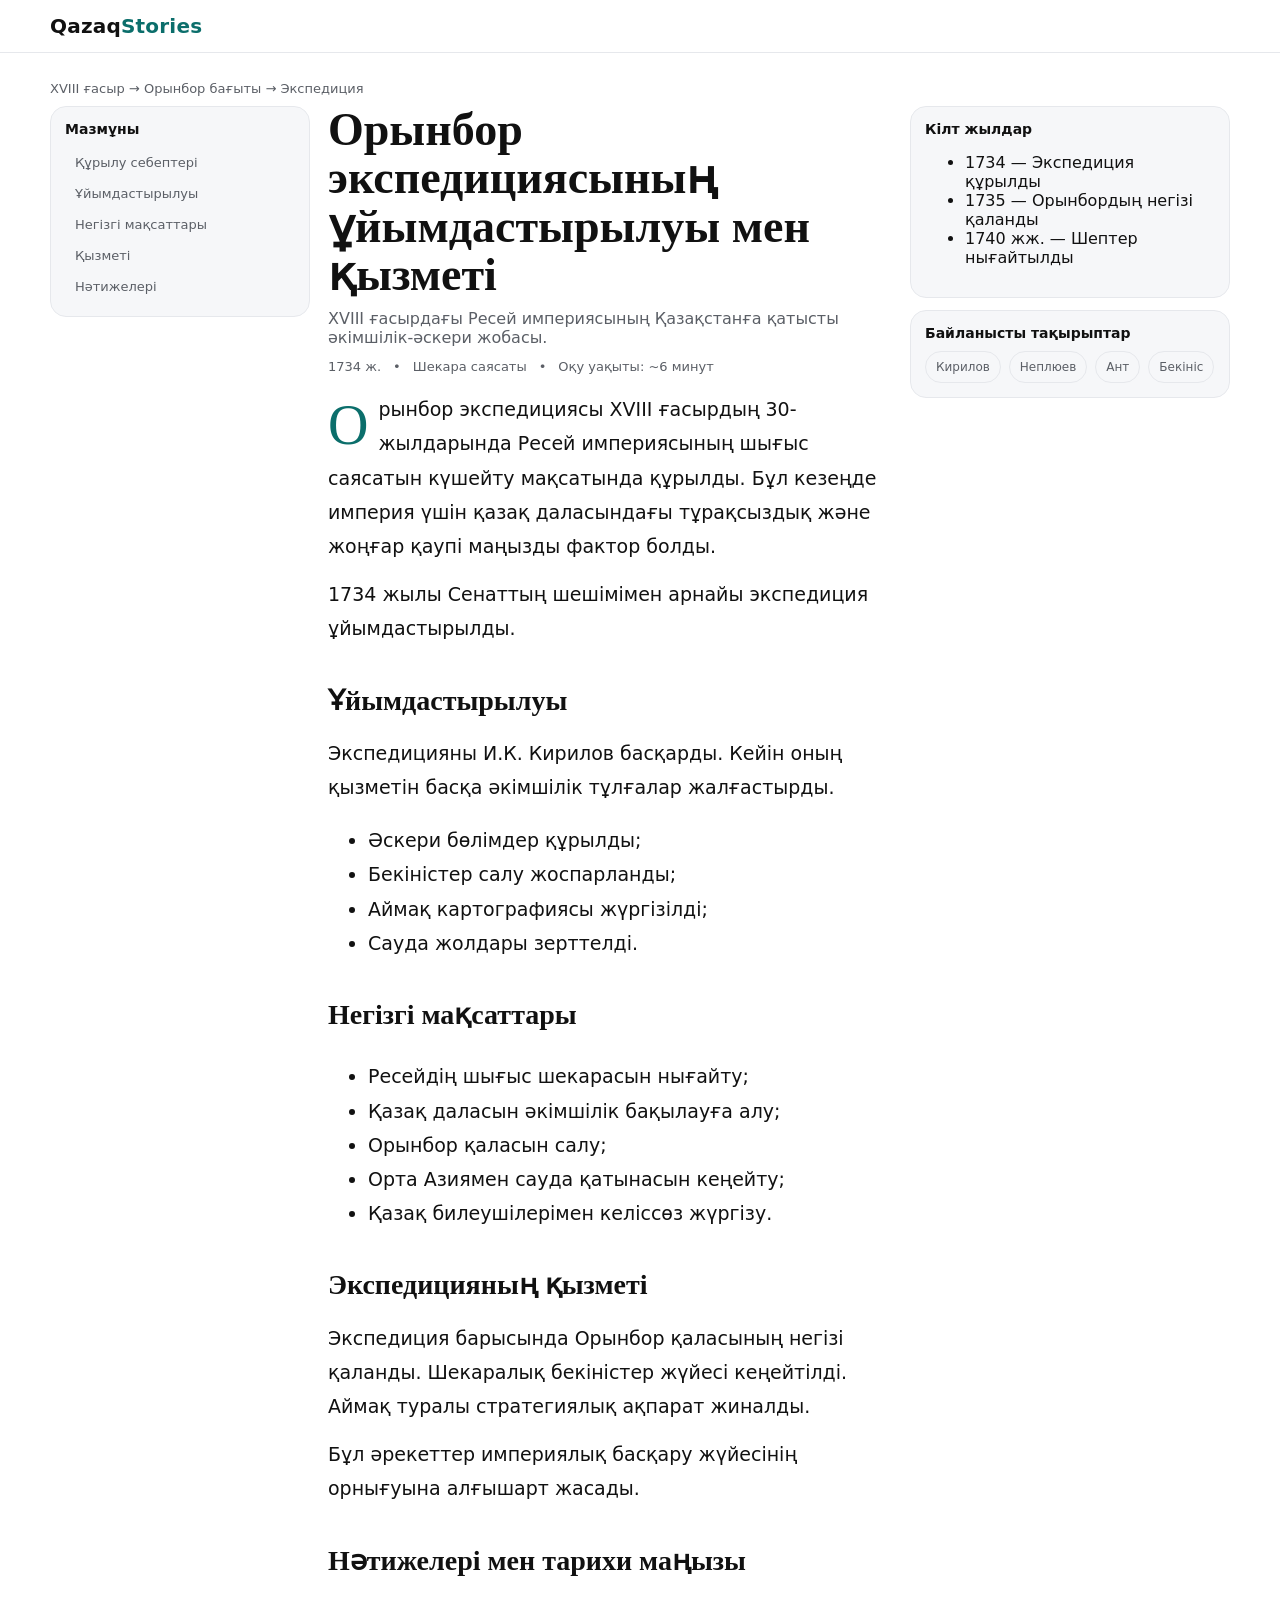
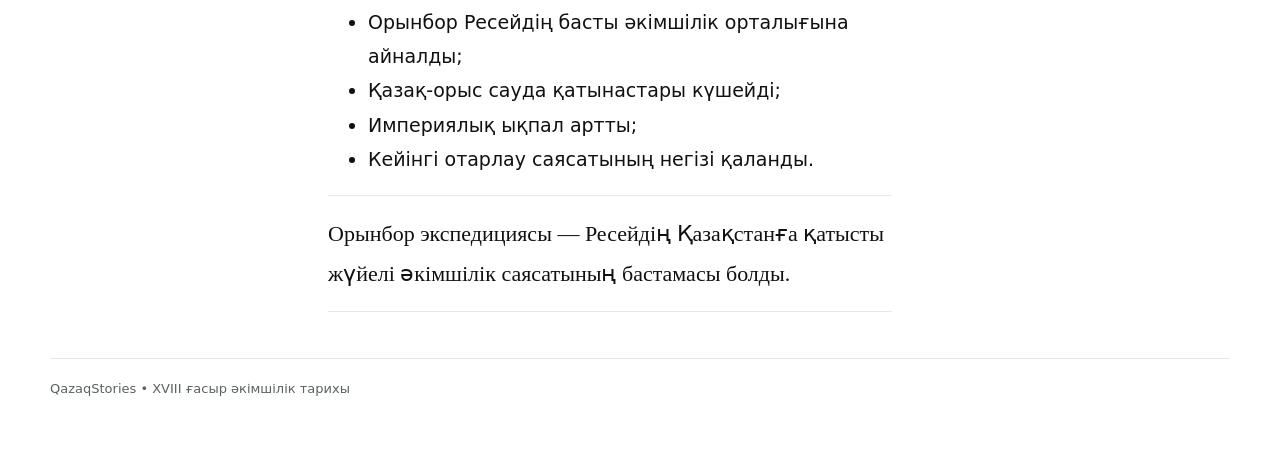
<file: orendburg-expedition.html>
<!doctype html>
<html lang="kk" data-theme="light">
<head>
<meta charset="utf-8"/>
<meta name="viewport" content="width=device-width,initial-scale=1"/>
<title>Орынбор экспедициясының ұйымдастырылуы мен қызметі</title>
<link rel="stylesheet" href="./styles.css"/>
</head>

<body>

<div class="progress"></div>

<header class="nav">
<div class="container nav-inner">
<a class="brand" href="./index.html">Qazaq<span>Stories</span></a>
</div>
</header>

<main class="container reader">

<div class="breadcrumb">
XVIII ғасыр → Орынбор бағыты → Экспедиция
</div>

<div class="reader-grid">

<!-- TOC -->
<aside class="toc panel">
<h4>Мазмұны</h4>
<a href="#background">Құрылу себептері</a>
<a href="#organization">Ұйымдастырылуы</a>
<a href="#goals">Негізгі мақсаттары</a>
<a href="#activity">Қызметі</a>
<a href="#results">Нәтижелері</a>
</aside>

<!-- ARTICLE -->
<article>

<header class="article-head">
<h1>Орынбор экспедициясының ұйымдастырылуы мен қызметі</h1>

<p>
XVIII ғасырдағы Ресей империясының Қазақстанға қатысты әкімшілік-әскери жобасы.
</p>

<div class="article-meta">
<span>1734 ж.</span>
<span>•</span>
<span>Шекара саясаты</span>
<span>•</span>
<span>Оқу уақыты: ~6 минут</span>
</div>
</header>

<div class="prose">

<section id="background">
<p class="dropcap">
Орынбор экспедициясы XVIII ғасырдың 30-жылдарында
Ресей империясының шығыс саясатын күшейту мақсатында құрылды.
Бұл кезеңде империя үшін қазақ даласындағы тұрақсыздық
және жоңғар қаупі маңызды фактор болды.
</p>

<p>
1734 жылы Сенаттың шешімімен арнайы экспедиция ұйымдастырылды.
</p>
</section>

<section id="organization">
<h2>Ұйымдастырылуы</h2>

<p>
Экспедицияны И.К. Кирилов басқарды.
Кейін оның қызметін басқа әкімшілік тұлғалар жалғастырды.
</p>

<ul>
<li>Әскери бөлімдер құрылды;</li>
<li>Бекіністер салу жоспарланды;</li>
<li>Аймақ картографиясы жүргізілді;</li>
<li>Сауда жолдары зерттелді.</li>
</ul>

</section>

<section id="goals">
<h2>Негізгі мақсаттары</h2>

<ul>
<li>Ресейдің шығыс шекарасын нығайту;</li>
<li>Қазақ даласын әкімшілік бақылауға алу;</li>
<li>Орынбор қаласын салу;</li>
<li>Орта Азиямен сауда қатынасын кеңейту;</li>
<li>Қазақ билеушілерімен келіссөз жүргізу.</li>
</ul>

</section>

<section id="activity">
<h2>Экспедицияның қызметі</h2>

<p>
Экспедиция барысында Орынбор қаласының негізі қаланды.
Шекаралық бекіністер жүйесі кеңейтілді.
Аймақ туралы стратегиялық ақпарат жиналды.
</p>

<p>
Бұл әрекеттер империялық басқару жүйесінің орнығуына
алғышарт жасады.
</p>

</section>

<section id="results">
<h2>Нәтижелері мен тарихи маңызы</h2>

<ul>
<li>Орынбор Ресейдің басты әкімшілік орталығына айналды;</li>
<li>Қазақ-орыс сауда қатынастары күшейді;</li>
<li>Империялық ықпал артты;</li>
<li>Кейінгі отарлау саясатының негізі қаланды.</li>
</ul>

<div class="quote">
Орынбор экспедициясы — Ресейдің Қазақстанға қатысты
жүйелі әкімшілік саясатының бастамасы болды.
</div>

</section>

</div>
</article>

<!-- ASIDE -->
<aside class="aside">
<div class="panel">
<h4>Кілт жылдар</h4>
<ul>
<li>1734 — Экспедиция құрылды</li>
<li>1735 — Орынбордың негізі қаланды</li>
<li>1740 жж. — Шептер нығайтылды</li>
</ul>
</div>

<div class="panel" style="margin-top:12px;">
<h4>Байланысты тақырыптар</h4>
<div class="chips">
<span class="chip">Кирилов</span>
<span class="chip">Неплюев</span>
<span class="chip">Ант</span>
<span class="chip">Бекініс</span>
</div>
</div>
</aside>

</div>

<footer class="footer">
QazaqStories • XVIII ғасыр әкімшілік тарихы
</footer>

</main>

</body>
</html>
</file>
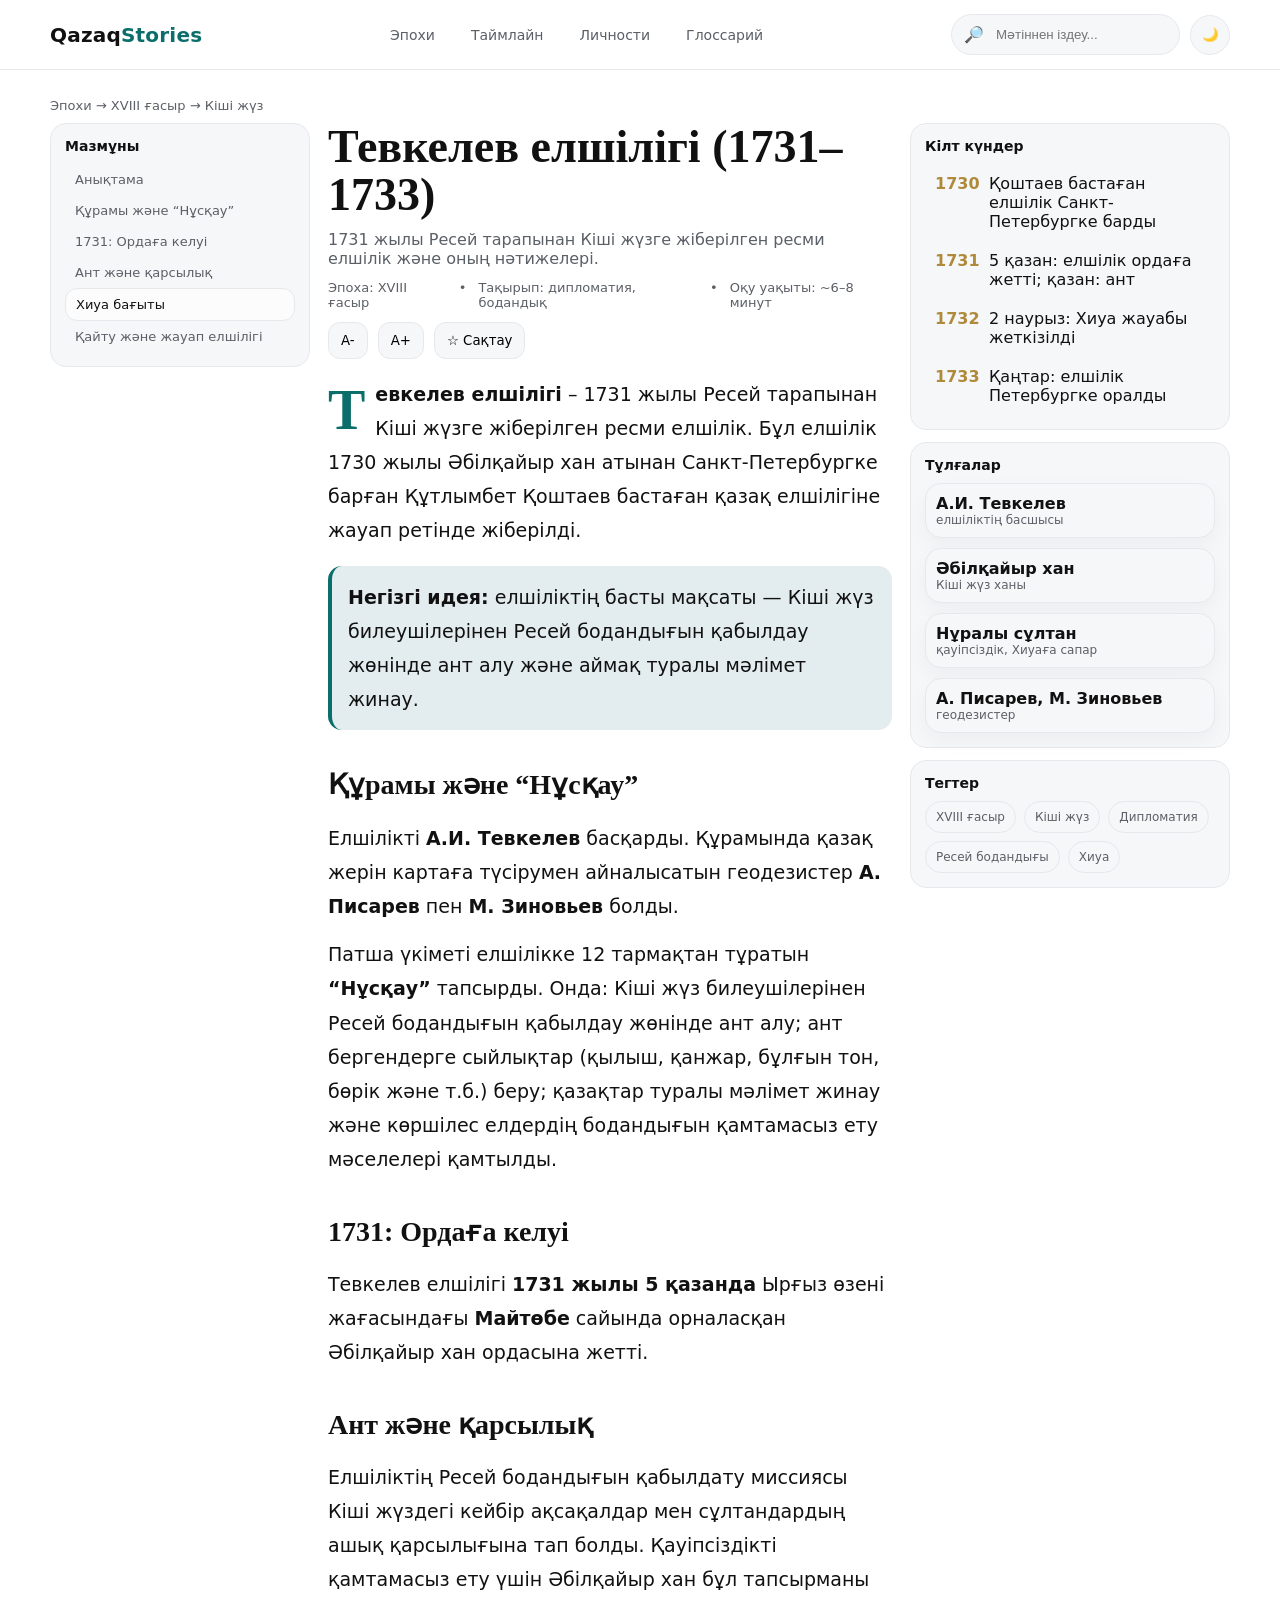
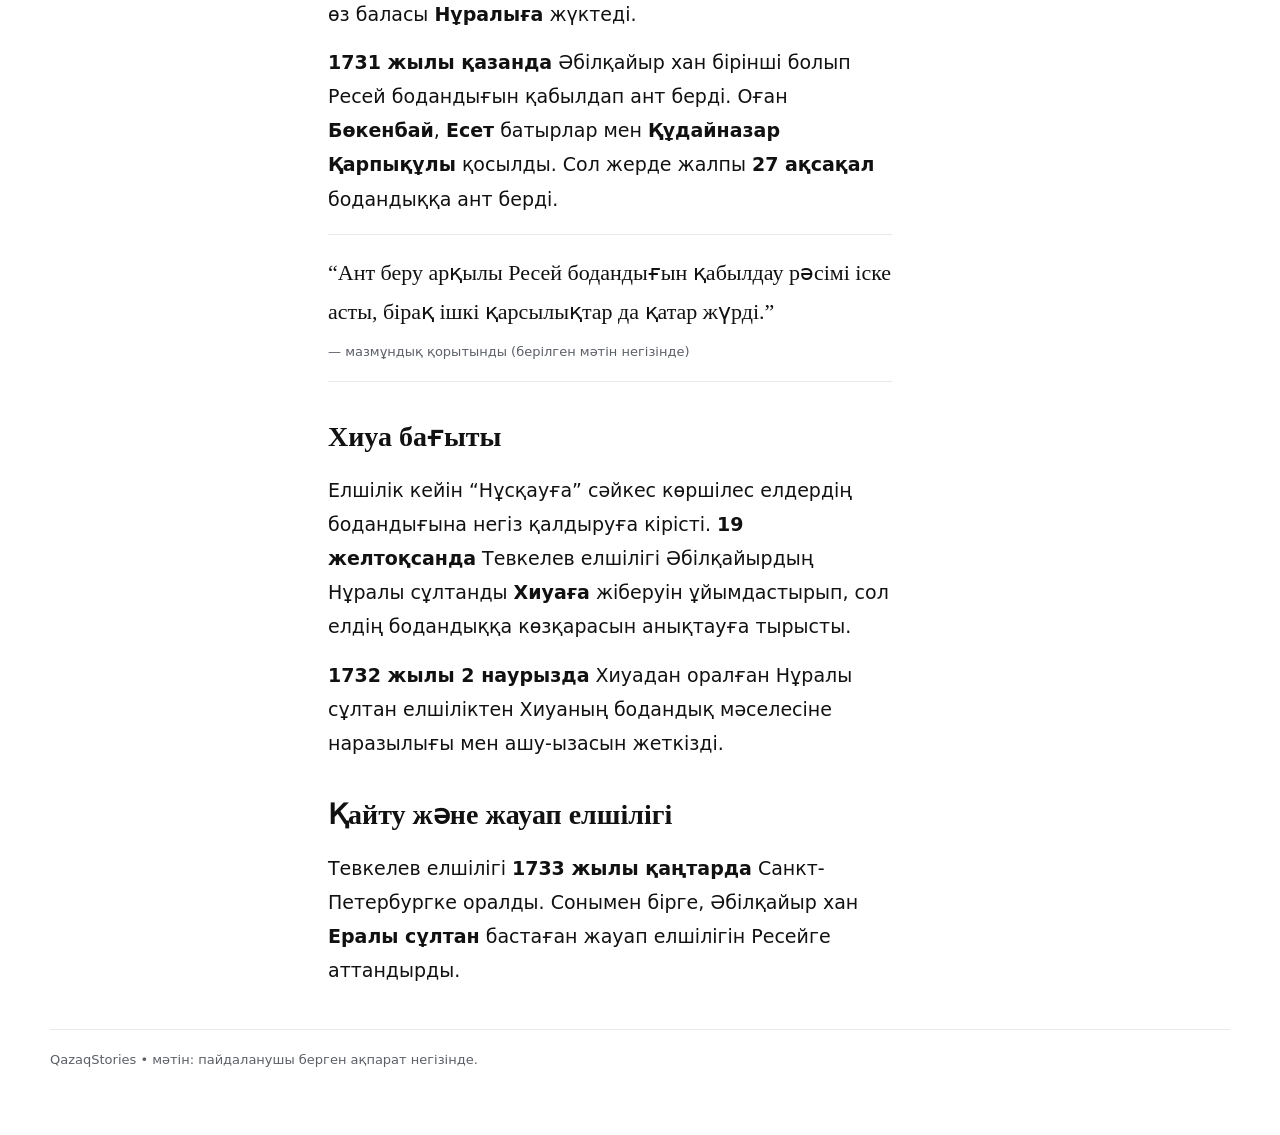
<file: tevkelev.html>
<!doctype html>
<html lang="kk" data-theme="light">
<head>
  <meta charset="utf-8" />
  <meta name="viewport" content="width=device-width, initial-scale=1" />
  <title>Тевкелев елшілігі (1731–1733) — Qazaq Stories</title>
  <link rel="stylesheet" href="./styles.css" />
</head>
<body>

<div class="progress"></div>

<header class="nav">
  <div class="container nav-inner">
    <a class="brand" href="./index.html">Qazaq<span>Stories</span></a>

    <nav class="nav-links">
      <a href="./index.html">Эпохи</a>
      <a href="#">Таймлайн</a>
      <a href="#">Личности</a>
      <a href="#">Глоссарий</a>
    </nav>

    <div class="nav-actions">
      <div class="search">
        🔎 <input placeholder="Мәтіннен іздеу..." />
      </div>
      <button class="icon-btn" data-theme-toggle title="Түнгі режим">🌙</button>
    </div>
  </div>
</header>

<main class="container reader">
  <div class="breadcrumb">Эпохи → XVIII ғасыр → Кіші жүз</div>

  <div class="reader-grid">
    <!-- TOC -->
    <aside class="toc panel" data-toc>
      <h4>Мазмұны</h4>
      <a href="#intro">Анықтама</a>
      <a href="#mission">Құрамы және “Нұсқау”</a>
      <a href="#arrival">1731: Ордаға келуі</a>
      <a href="#oath">Ант және қарсылық</a>
      <a href="#khiva">Хиуа бағыты</a>
      <a href="#return">Қайту және жауап елшілігі</a>
    </aside>

    <!-- Article -->
    <article>
      <header class="article-head">
        <h1>Тевкелев елшілігі (1731–1733)</h1>
        <p>1731 жылы Ресей тарапынан Кіші жүзге жіберілген ресми елшілік және оның нәтижелері.</p>

        <div class="article-meta">
          <span>Эпоха: XVIII ғасыр</span>
          <span>•</span>
          <span>Тақырып: дипломатия, бодандық</span>
          <span>•</span>
          <span>Оқу уақыты: ~6–8 минут</span>
        </div>

        <div class="reader-tools">
          <button class="small-btn" data-font-minus>A-</button>
          <button class="small-btn" data-font-plus>A+</button>
          <button class="small-btn">☆ Сақтау</button>
        </div>
      </header>

      <div class="prose">
        <section id="intro" data-section>
          <p class="dropcap">
            <strong>Тевкелев елшілігі</strong> – 1731 жылы Ресей тарапынан Кіші жүзге жіберілген ресми елшілік.
            Бұл елшілік 1730 жылы Әбілқайыр хан атынан Санкт-Петербургке барған
            Құтлымбет Қоштаев бастаған қазақ елшілігіне жауап ретінде жіберілді.
          </p>

          <div class="callout">
            <strong>Негізгі идея:</strong> елшіліктің басты мақсаты — Кіші жүз билеушілерінен Ресей бодандығын қабылдау жөнінде ант алу және аймақ туралы мәлімет жинау.
          </div>
        </section>

        <section id="mission" data-section>
          <h2>Құрамы және “Нұсқау”</h2>
          <p>
            Елшілікті <strong>А.И. Тевкелев</strong> басқарды. Құрамында қазақ жерін картаға түсірумен айналысатын
            геодезистер <strong>А. Писарев</strong> пен <strong>М. Зиновьев</strong> болды.
          </p>
          <p>
            Патша үкіметі елшілікке 12 тармақтан тұратын <strong>“Нұсқау”</strong> тапсырды.
            Онда: Кіші жүз билеушілерінен Ресей бодандығын қабылдау жөнінде ант алу;
            ант бергендерге сыйлықтар (қылыш, қанжар, бұлғын тон, бөрік және т.б.) беру;
            қазақтар туралы мәлімет жинау және көршілес елдердің бодандығын қамтамасыз ету мәселелері қамтылды.
          </p>
        </section>

        <section id="arrival" data-section>
          <h2>1731: Ордаға келуі</h2>
          <p>
            Тевкелев елшілігі <strong>1731 жылы 5 қазанда</strong> Ырғыз өзені жағасындағы
            <strong>Майтөбе</strong> сайында орналасқан Әбілқайыр хан ордасына жетті.
          </p>
        </section>

        <section id="oath" data-section>
          <h2>Ант және қарсылық</h2>
          <p>
            Елшіліктің Ресей бодандығын қабылдату миссиясы Кіші жүздегі кейбір ақсақалдар мен сұлтандардың
            ашық қарсылығына тап болды. Қауіпсіздікті қамтамасыз ету үшін Әбілқайыр хан бұл тапсырманы
            өз баласы <strong>Нұралыға</strong> жүктеді.
          </p>
          <p>
            <strong>1731 жылы қазанда</strong> Әбілқайыр хан бірінші болып Ресей бодандығын қабылдап ант берді.
            Оған <strong>Бөкенбай</strong>, <strong>Есет</strong> батырлар мен <strong>Құдайназар Қарпықұлы</strong> қосылды.
            Сол жерде жалпы <strong>27 ақсақал</strong> бодандыққа ант берді.
          </p>

          <div class="quote">
            “Ант беру арқылы Ресей бодандығын қабылдау рәсімі іске асты, бірақ ішкі қарсылықтар да қатар жүрді.”
            <small>— мазмұндық қорытынды (берілген мәтін негізінде)</small>
          </div>
        </section>

        <section id="khiva" data-section>
          <h2>Хиуа бағыты</h2>
          <p>
            Елшілік кейін “Нұсқауға” сәйкес көршілес елдердің бодандығына негіз қалдыруға кірісті.
            <strong>19 желтоқсанда</strong> Тевкелев елшілігі Әбілқайырдың Нұралы сұлтанды <strong>Хиуаға</strong> жіберуін ұйымдастырып,
            сол елдің бодандыққа көзқарасын анықтауға тырысты.
          </p>
          <p>
            <strong>1732 жылы 2 наурызда</strong> Хиуадан оралған Нұралы сұлтан елшіліктен
            Хиуаның бодандық мәселесіне наразылығы мен ашу-ызасын жеткізді.
          </p>
        </section>

        <section id="return" data-section>
          <h2>Қайту және жауап елшілігі</h2>
          <p>
            Тевкелев елшілігі <strong>1733 жылы қаңтарда</strong> Санкт-Петербургке оралды.
            Сонымен бірге, Әбілқайыр хан <strong>Ералы сұлтан</strong> бастаған жауап елшілігін Ресейге аттандырды.
          </p>
        </section>
      </div>
    </article>

    <!-- Aside -->
    <aside class="aside">
      <div class="panel">
        <h4>Кілт күндер</h4>
        <ul class="keydates" style="list-style:none; padding:0; margin:0;">
          <li><span class="badge-year">1730</span><span>Қоштаев бастаған елшілік Санкт-Петербургке барды</span></li>
          <li><span class="badge-year">1731</span><span>5 қазан: елшілік ордаға жетті; қазан: ант</span></li>
          <li><span class="badge-year">1732</span><span>2 наурыз: Хиуа жауабы жеткізілді</span></li>
          <li><span class="badge-year">1733</span><span>Қаңтар: елшілік Петербургке оралды</span></li>
        </ul>
      </div>

      <div class="panel" style="margin-top:12px;">
        <h4>Тұлғалар</h4>
        <div style="display:grid; gap:10px;">
          <div class="card" style="padding:10px;">
            <strong>А.И. Тевкелев</strong>
            <div style="color:var(--muted); font-size:12px;">елшіліктің басшысы</div>
          </div>
          <div class="card" style="padding:10px;">
            <strong>Әбілқайыр хан</strong>
            <div style="color:var(--muted); font-size:12px;">Кіші жүз ханы</div>
          </div>
          <div class="card" style="padding:10px;">
            <strong>Нұралы сұлтан</strong>
            <div style="color:var(--muted); font-size:12px;">қауіпсіздік, Хиуаға сапар</div>
          </div>
          <div class="card" style="padding:10px;">
            <strong>А. Писарев, М. Зиновьев</strong>
            <div style="color:var(--muted); font-size:12px;">геодезистер</div>
          </div>
        </div>
      </div>

      <div class="panel" style="margin-top:12px;">
        <h4>Тегтер</h4>
        <div class="chips">
          <span class="chip">XVIII ғасыр</span>
          <span class="chip">Кіші жүз</span>
          <span class="chip">Дипломатия</span>
          <span class="chip">Ресей бодандығы</span>
          <span class="chip">Хиуа</span>
        </div>
      </div>
    </aside>
  </div>

  <footer class="footer">
    QazaqStories • мәтін: пайдаланушы берген ақпарат негізінде.
  </footer>
</main>

<script src="./app.js"></script>
</body>
</html>
</file>
<file: styles.css>
:root{
  --bg:#ffffff;
  --surface:#f6f7f9;
  --text:#111111;
  --muted:#5b5f66;
  --border:#e6e8ec;
  --accent:#0b6e6b;
  --gold:#b08a3b;

  --radius:16px;
  --shadow: 0 10px 30px rgba(0,0,0,.06);
  --container: 1180px;

  --font-body: ui-sans-serif, system-ui, -apple-system, Segoe UI, Roboto, Inter, Arial, "Noto Sans", "Apple Color Emoji","Segoe UI Emoji";
  --font-serif: ui-serif, Georgia, "Times New Roman", Times, serif;
}

/* Dark mode */
html[data-theme="dark"]{
  --bg:#0f1115;
  --surface:#171a21;
  --text:#f1f3f5;
  --muted:#a7adb7;
  --border:#262b36;
  --shadow: 0 10px 30px rgba(0,0,0,.35);
}

*{ box-sizing:border-box; }
body{
  margin:0;
  font-family:var(--font-body);
  background:var(--bg);
  color:var(--text);
}

a{ color:inherit; text-decoration:none; }
img{ max-width:100%; display:block; }
button{ font-family:inherit; }

.container{
  width:min(var(--container), calc(100% - 40px));
  margin:0 auto;
}

.nav{
  position:sticky; top:0; z-index:50;
  background: color-mix(in srgb, var(--bg) 92%, transparent);
  backdrop-filter: blur(12px);
  border-bottom:1px solid var(--border);
}

.nav-inner{
  display:flex; align-items:center; justify-content:space-between;
  gap:14px;
  padding:14px 0;
}

.brand{
  font-weight:800;
  letter-spacing:.2px;
  font-size:20px;
}
.brand span{ color:var(--accent); }

.nav-links{
  display:flex; gap:16px; align-items:center;
  color:var(--muted);
  font-size:14px;
}
.nav-links a{ padding:8px 10px; border-radius:10px; }
.nav-links a:hover{ background:var(--surface); color:var(--text); }

.nav-actions{ display:flex; gap:10px; align-items:center; }

.search{
  display:flex; align-items:center; gap:10px;
  background:var(--surface);
  border:1px solid var(--border);
  padding:10px 12px;
  border-radius:999px;
  min-width:220px;
}
.search input{
  border:none; outline:none; background:transparent;
  color:var(--text);
  width:100%;
}
.icon-btn{
  width:40px; height:40px;
  border-radius:999px;
  border:1px solid var(--border);
  background:var(--surface);
  display:grid; place-items:center;
  cursor:pointer;
}
.icon-btn:hover{ transform:translateY(-1px); }

.btn{
  border:none;
  background:var(--accent);
  color:white;
  padding:12px 14px;
  border-radius:12px;
  cursor:pointer;
  font-weight:600;
}
.btn.secondary{
  background:transparent;
  color:var(--text);
  border:1px solid var(--border);
}
.btn.secondary:hover{ background:var(--surface); }

.hero{
  display:grid;
  grid-template-columns: 1.2fr .8fr;
  gap:18px;
  padding:26px 0 8px;
  align-items:stretch;
}
.hero-card{
  border:1px solid var(--border);
  border-radius:var(--radius);
  overflow:hidden;
  box-shadow:var(--shadow);
  background:linear-gradient(180deg, color-mix(in srgb, var(--surface) 70%, transparent), transparent);
}
.hero-text{
  padding:30px;
}
.hero-title{
  font-family:var(--font-serif);
  font-size:46px;
  line-height:1.05;
  margin:0 0 10px;
}
.hero-sub{
  margin:0 0 18px;
  color:var(--muted);
  font-size:16px;
}
.hero-actions{ display:flex; gap:10px; flex-wrap:wrap; }

.hero-media{
  position:relative;
  border-left:1px solid var(--border);
  background:
    radial-gradient(1200px 500px at 60% 20%, rgba(11,110,107,.18), transparent 60%),
    radial-gradient(900px 420px at 20% 70%, rgba(176,138,59,.12), transparent 60%),
    var(--surface);
  min-height:260px;
}
.hero-media::after{
  content:"";
  position:absolute; inset:0;
  background-image:
    linear-gradient(90deg, rgba(0,0,0,.06) 1px, transparent 1px),
    linear-gradient(0deg, rgba(0,0,0,.06) 1px, transparent 1px);
  background-size: 40px 40px;
  opacity: .15;
  pointer-events:none;
}
.hero-media .tag{
  position:absolute; left:18px; bottom:18px;
  background: color-mix(in srgb, var(--bg) 75%, transparent);
  border:1px solid var(--border);
  padding:8px 10px;
  border-radius:999px;
  font-size:13px;
  color:var(--muted);
  backdrop-filter: blur(8px);
}

.section{ padding:18px 0 6px; }
.section-title{
  display:flex; justify-content:space-between; align-items:baseline;
  margin:0 0 12px;
}
.section-title h2{
  margin:0;
  font-size:18px;
  letter-spacing:.2px;
}
.section-title p{
  margin:0; color:var(--muted); font-size:13px;
}

.grid-epochs{
  display:grid;
  grid-template-columns: repeat(6, 1fr);
  gap:12px;
}
.card{
  background:var(--surface);
  border:1px solid var(--border);
  border-radius:var(--radius);
  overflow:hidden;
  box-shadow:0 8px 20px rgba(0,0,0,.04);
}
.epoch{
  padding:14px;
  display:flex; gap:10px; align-items:center;
  cursor:pointer;
}
.epoch-badge{
  width:36px; height:36px;
  border-radius:12px;
  background: color-mix(in srgb, var(--accent) 16%, var(--surface));
  border:1px solid color-mix(in srgb, var(--accent) 25%, var(--border));
}
.epoch strong{ display:block; font-size:14px; }
.epoch span{ color:var(--muted); font-size:12px; }

.cards-row{
  display:grid;
  grid-template-columns: 1.2fr 1fr 1fr;
  gap:14px;
}
.post{
  overflow:hidden;
}
.post-cover{
  height:170px;
  background:
    radial-gradient(800px 260px at 30% 30%, rgba(11,110,107,.22), transparent 60%),
    radial-gradient(650px 220px at 70% 70%, rgba(176,138,59,.14), transparent 60%),
    var(--border);
}
.post-body{ padding:14px; }
.post h3{
  margin:0 0 8px;
  font-family:var(--font-serif);
  font-size:20px;
  line-height:1.15;
}
.meta{ display:flex; gap:10px; color:var(--muted); font-size:12px; }
.chips{ display:flex; gap:8px; flex-wrap:wrap; }
.chip{
  border:1px solid var(--border);
  background:var(--surface);
  padding:8px 10px;
  border-radius:999px;
  font-size:12px;
  color:var(--muted);
}
.chip.active{ color:var(--text); border-color: color-mix(in srgb, var(--accent) 45%, var(--border)); }

.footer{
  margin-top:28px;
  padding:22px 0 34px;
  border-top:1px solid var(--border);
  color:var(--muted);
  font-size:13px;
}

/* Article page layout */
.reader{
  padding:18px 0 34px;
}
.breadcrumb{
  color:var(--muted);
  font-size:13px;
  margin:10px 0 10px;
}
.reader-grid{
  display:grid;
  grid-template-columns: 260px 1fr 320px;
  gap:18px;
  align-items:start;
}

.toc, .aside{
  position:sticky;
  top:78px;
}
.panel{
  border:1px solid var(--border);
  background:var(--surface);
  border-radius:var(--radius);
  padding:14px;
}
.panel h4{ margin:0 0 10px; font-size:14px; }
.toc a{
  display:block;
  padding:8px 10px;
  border-radius:12px;
  color:var(--muted);
  font-size:13px;
}
.toc a:hover{ background: color-mix(in srgb, var(--bg) 65%, transparent); color:var(--text); }
.toc a.active{ color:var(--text); border:1px solid var(--border); background: color-mix(in srgb, var(--bg) 65%, transparent); }

.article-head h1{
  font-family:var(--font-serif);
  font-size:46px;
  line-height:1.05;
  margin:0 0 10px;
}
.article-head p{
  margin:0 0 12px;
  color:var(--muted);
  font-size:16px;
}
.article-meta{ display:flex; gap:12px; color:var(--muted); font-size:13px; }

.prose{
  max-width:740px;
  font-size:19px;
  line-height:1.8;
  margin-top:18px;
}
.prose h2{
  font-family:var(--font-serif);
  margin:30px 0 10px;
  font-size:28px;
}
.prose p{ margin:0 0 14px; }
.dropcap::first-letter{
  float:left;
  font-family:var(--font-serif);
  font-size:56px;
  line-height:.9;
  padding:8px 10px 0 0;
  color:var(--accent);
}
.callout{
  border-left:4px solid var(--accent);
  padding:14px 16px;
  background: color-mix(in srgb, var(--accent) 8%, var(--surface));
  border-radius:14px;
  margin:18px 0;
}
.quote{
  border-top:1px solid var(--border);
  border-bottom:1px solid var(--border);
  padding:18px 0;
  margin:18px 0;
  font-family:var(--font-serif);
  font-size:22px;
}
.quote small{
  display:block;
  color:var(--muted);
  font-family:var(--font-body);
  font-size:13px;
  margin-top:8px;
}
.keydates li{
  display:flex; gap:10px;
  padding:10px 10px;
  border-radius:12px;
}
.keydates li:hover{ background: color-mix(in srgb, var(--bg) 65%, transparent); }
.badge-year{
  font-weight:800;
  color:var(--gold);
  min-width:44px;
}

.progress{
  position:fixed;
  left:0; top:0;
  height:3px;
  width:0%;
  background:var(--accent);
  z-index:1000;
}

.reader-tools{
  display:flex; gap:10px; flex-wrap:wrap;
  margin-top:12px;
}

.small-btn{
  padding:10px 12px;
  border-radius:12px;
  border:1px solid var(--border);
  background:var(--surface);
  cursor:pointer;
}
.small-btn:hover{ transform:translateY(-1px); }

/* Responsive */
@media (max-width: 980px){
  .hero{ grid-template-columns: 1fr; }
  .hero-media{ min-height:220px; border-left:none; border-top:1px solid var(--border); }
  .grid-epochs{ grid-template-columns: repeat(2, 1fr); }
  .cards-row{ grid-template-columns: 1fr; }
  .reader-grid{ grid-template-columns: 1fr; }
  .toc, .aside{ position:relative; top:0; }
  .search{ min-width:160px; }
}
.dev-grid{
  display:grid;
  grid-template-columns: 1fr 1fr;
  gap:14px;
}

.gallery{
  display:grid;
  grid-template-columns: repeat(3, 1fr);
  gap:10px;
}

.gallery .g-item{
  border:1px solid var(--border);
  border-radius:14px;
  overflow:hidden;
  background:var(--bg);
}

.gallery .g-item img{
  width:100%;
  height:110px;
  object-fit:cover;
}

.gallery .g-item .cap{
  padding:8px 10px;
  font-size:12px;
  color:var(--muted);
}

#imgPreview img{
  width:100%;
  max-height:220px;
  object-fit:cover;
  border-radius:14px;
  border:1px solid var(--border);
}

@media (max-width: 980px){
  .dev-grid{ grid-template-columns: 1fr; }
  .gallery{ grid-template-columns: repeat(2, 1fr); }
}
.cover-tevkelev{
  background: url("./images/tevkelev.jpeg") center/cover no-repeat;
}
.cover-koybagar{
  background: url("./images/Kogabagar.jpeg") center/cover no-repeat;
}
.cover-oath{
  background: url("./images/Zhongar.jpeg") center/cover no-repeat;
}
/* ===== Developers section ===== */

.dev-team{
  display:grid;
  grid-template-columns: repeat(3, 1fr);
  gap:18px;
}

.dev-card{
  background:var(--surface);
  border:1px solid var(--border);
  border-radius:18px;
  padding:20px;
  text-align:center;
  transition:.25s;
}

.dev-card:hover{
  transform:translateY(-6px);
  box-shadow:0 12px 30px rgba(0,0,0,.08);
}

.dev-card img{
  width:120px;
  height:120px;
  object-fit:cover;
  border-radius:50%;
  margin-bottom:12px;
  border:3px solid var(--border);
}

.dev-card h3{
  margin:6px 0;
  font-size:18px;
}

.dev-card p{
  font-size:14px;
  color:var(--muted);
  line-height:1.5;
}

/* mobile */
@media (max-width:900px){
  .dev-team{
    grid-template-columns:1fr;
  }
}
.cover-neplyuev{
  background: url("./images/neplyuev.jpeg") center/cover no-repeat;
}
.cover-abilkhair{
  background: url("./images/abilkhair.jpeg") center/cover no-repeat;
}
.cover-china{
  background: url("./images/zhon.jpg") center/cover no-repeat;
}
.cover-state{
  background: url("./images/Abyl.jpg") center/cover no-repeat;
}
.cover-kirillov{
  background: url("./images/kiril.jpg") center/cover no-repeat;
}
.cover-orendburg{
  background: url("./images/oryn.jpg") center/cover no-repeat;
}
.cover-kai{
  background: url("./images/kai.jpg") center/cover no-repeat;
}
.cover-nura{
  background: url("./images/nura.jpg") center/cover no-repeat;
}
</file>
